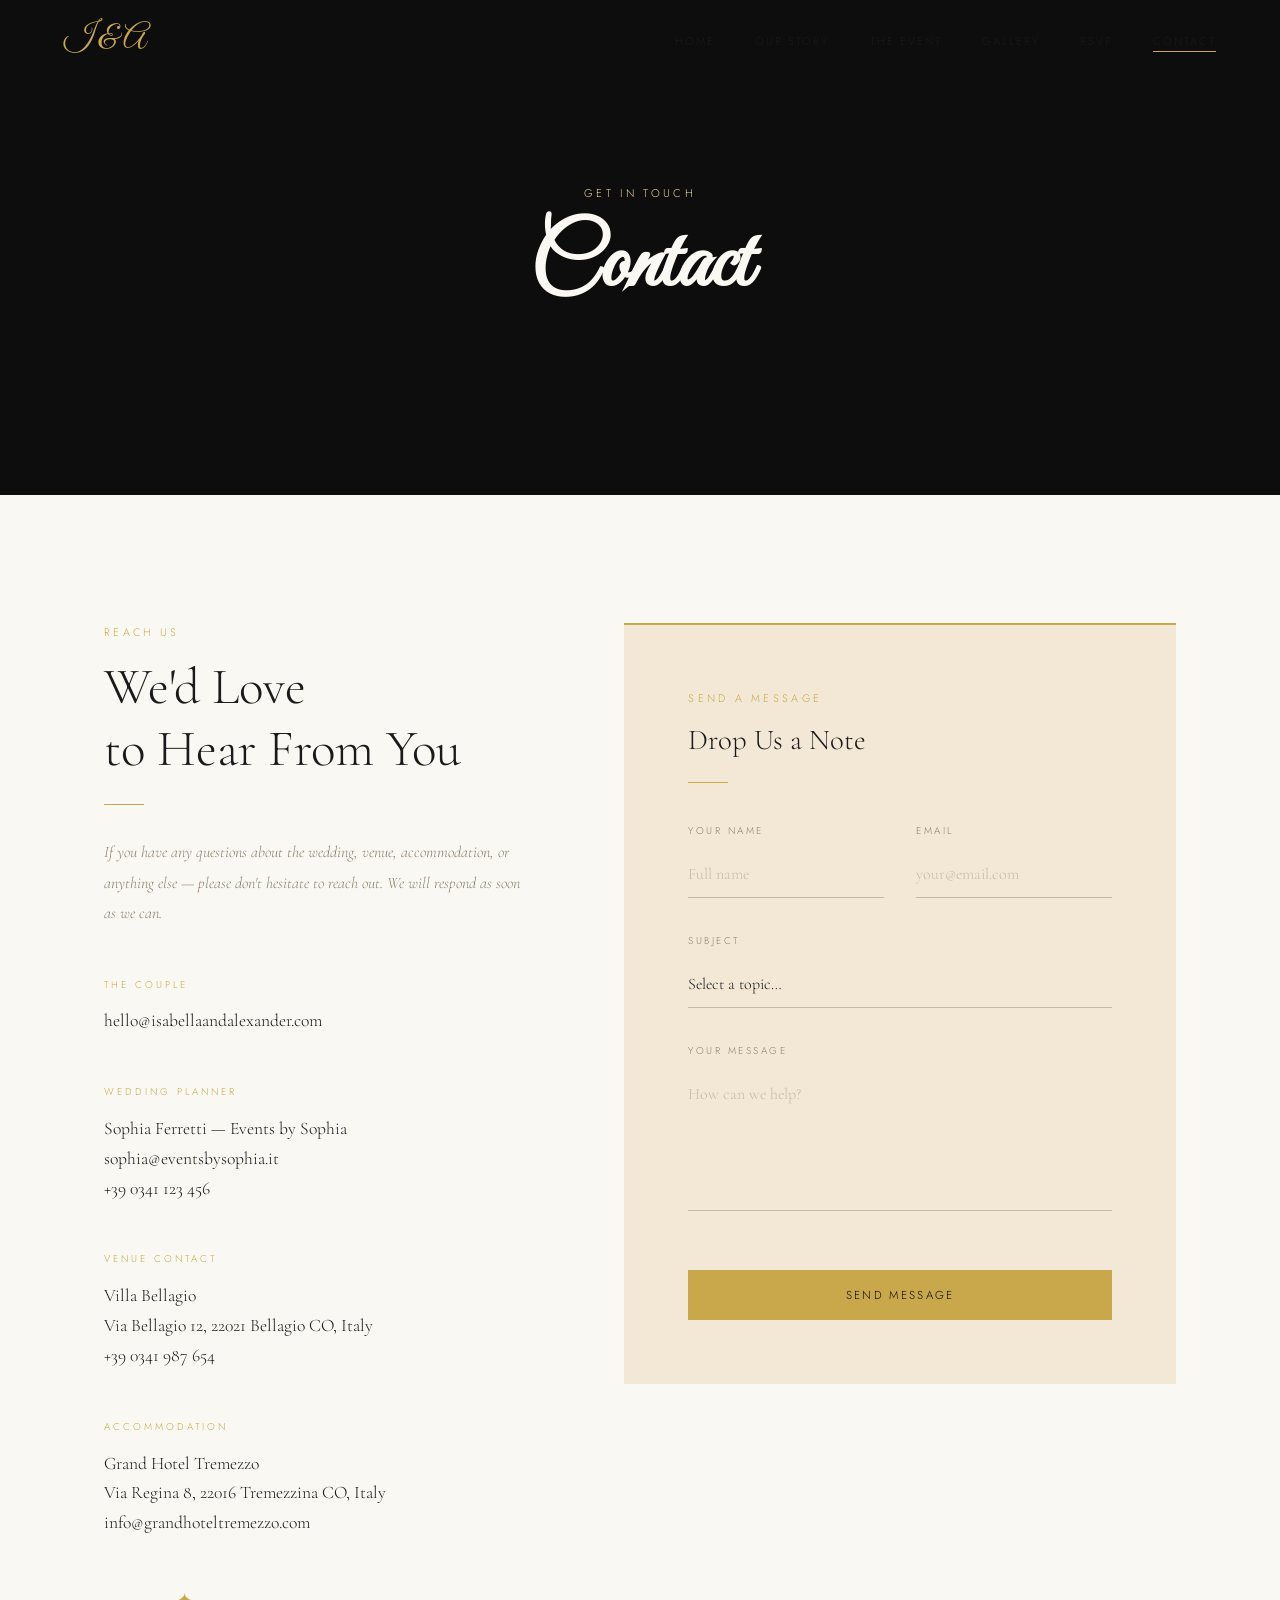
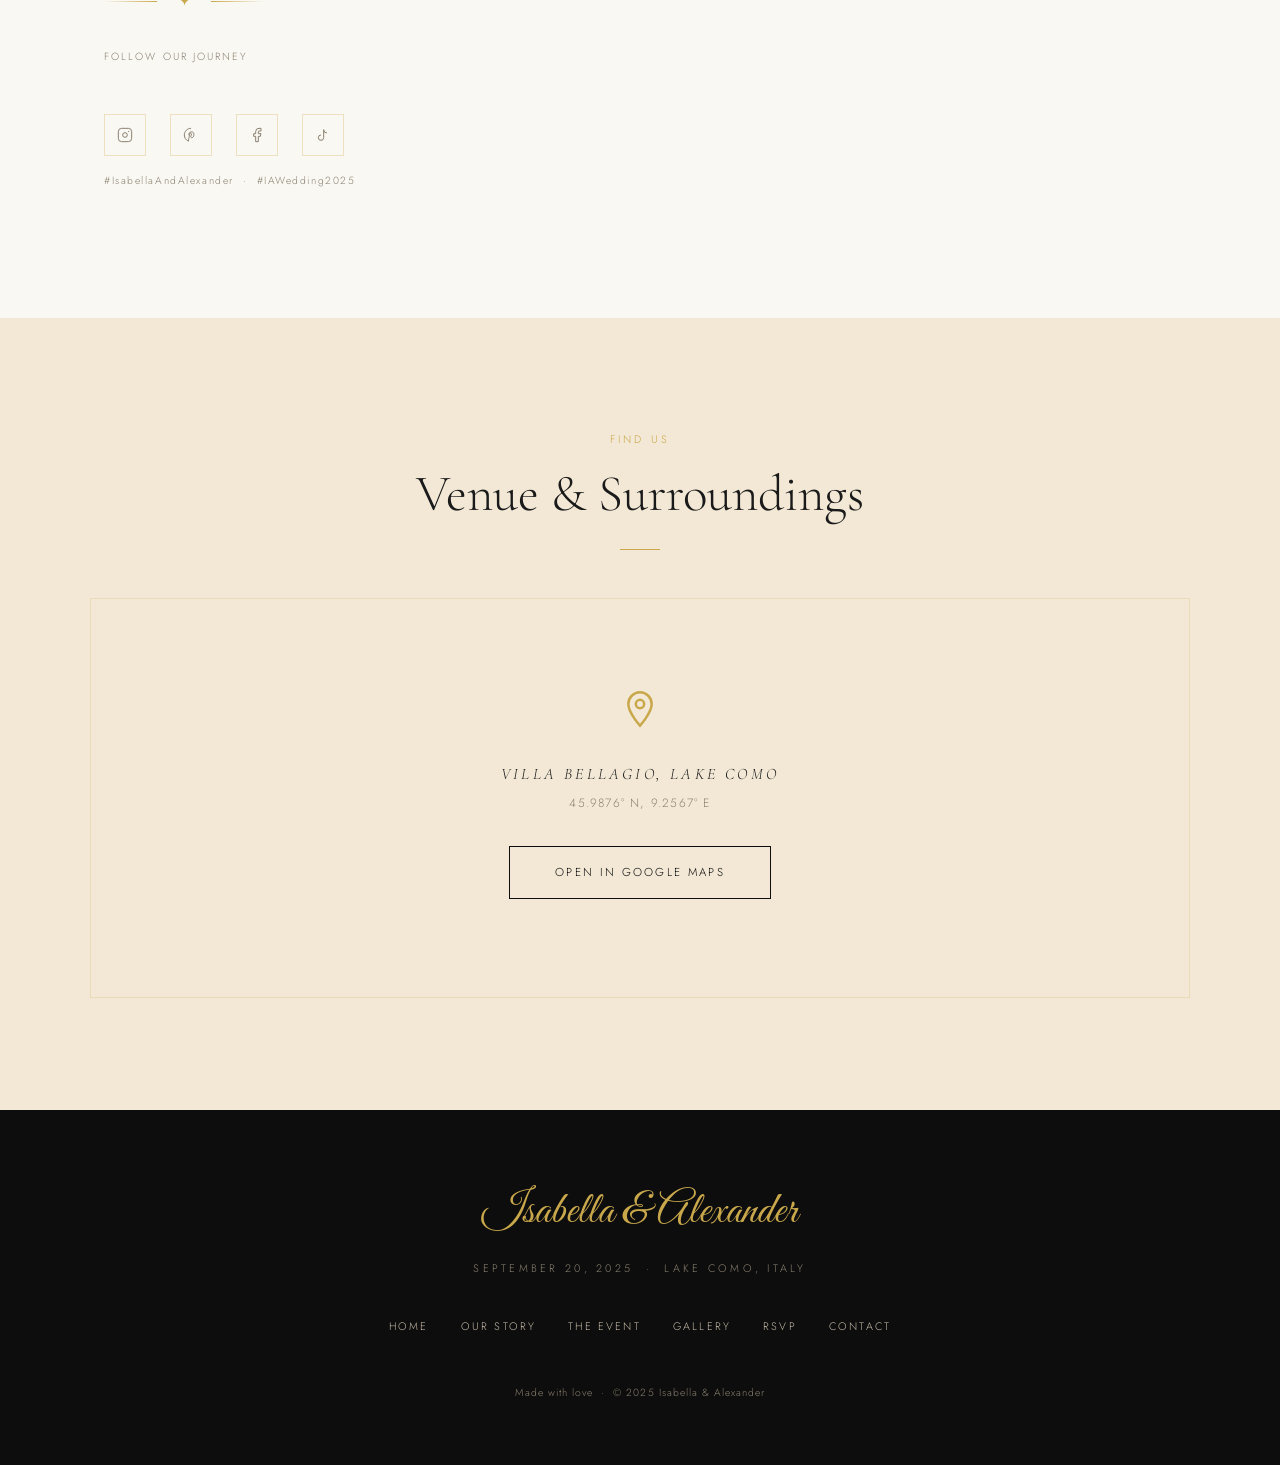
<file: contact.html>
<!DOCTYPE html>
<html lang="en">
<head>
  <meta charset="UTF-8">
  <meta name="viewport" content="width=device-width, initial-scale=1.0">
  <title>Contact — Isabella &amp; Alexander</title>
  <meta name="description" content="Contact the wedding party — Isabella Rossi and Alexander Hartwell's wedding, September 20, 2025.">
  <link rel="preconnect" href="https://fonts.googleapis.com">
  <link rel="preconnect" href="https://fonts.gstatic.com" crossorigin>
  <link rel="stylesheet" href="css/style.css">
  <link rel="icon" href="data:image/svg+xml,<svg xmlns='http://www.w3.org/2000/svg' viewBox='0 0 100 100'><text y='.9em' font-size='90'>💍</text></svg>">
</head>
<body>

  <!-- NAVIGATION -->
  <nav class="nav" aria-label="Main navigation">
    <a href="index.html" class="nav-logo">I &amp; A</a>
    <ul class="nav-links" role="list">
      <li><a href="index.html">Home</a></li>
      <li><a href="story.html">Our Story</a></li>
      <li><a href="event.html">The Event</a></li>
      <li><a href="gallery.html">Gallery</a></li>
      <li><a href="rsvp.html">RSVP</a></li>
      <li><a href="contact.html">Contact</a></li>
    </ul>
    <button class="nav-toggle" aria-label="Open menu"><span></span><span></span><span></span></button>
  </nav>
  <nav class="nav-mobile" aria-label="Mobile navigation">
    <a href="index.html">Home</a>
    <a href="story.html">Our Story</a>
    <a href="event.html">The Event</a>
    <a href="gallery.html">Gallery</a>
    <a href="rsvp.html">RSVP</a>
    <a href="contact.html">Contact</a>
  </nav>

  <main>

    <!-- PAGE HEADER -->
    <header class="page-header" aria-label="Contact page header">
      <div class="page-header-bg"
           style="background-image:url('https://images.unsplash.com/photo-1522673607200-164d1b6ce486?w=1600&q=75');"
           role="img" aria-label="Elegant decorative background"></div>
      <div class="page-header-content">
        <p class="eyebrow">Get in Touch</p>
        <h1>Contact</h1>
      </div>
    </header>

    <!-- ══════════════════════════════════════════════════
         CONTACT CONTENT
    ══════════════════════════════════════════════════ -->
    <section class="section" aria-label="Contact information and form">

      <div class="contact-grid">

        <!-- LEFT: Info -->
        <div>
          <div class="reveal">
            <span class="section-eyebrow">Reach Us</span>
            <h2 class="section-title">We'd Love<br>to Hear From You</h2>
            <span class="gold-line" style="margin-left:0;"></span>
            <p style="font-family:var(--font-serif);font-style:italic;font-size:1rem;color:var(--stone);line-height:1.9;margin-bottom:3rem;">
              If you have any questions about the wedding, venue, accommodation, or anything else — please don't hesitate to reach out. We will respond as soon as we can.
            </p>
          </div>

          <!-- Contact blocks -->
          <div class="contact-info-block reveal reveal-delay-1">
            <h3>The Couple</h3>
            <a href="mailto:hello@isabellaandalexander.com">hello@isabellaandalexander.com</a>
          </div>

          <div class="contact-info-block reveal reveal-delay-2">
            <h3>Wedding Planner</h3>
            <p>Sophia Ferretti — Events by Sophia</p>
            <a href="mailto:sophia@eventsbysophia.it">sophia@eventsbysophia.it</a><br>
            <a href="tel:+390341123456">+39 0341 123 456</a>
          </div>

          <div class="contact-info-block reveal reveal-delay-3">
            <h3>Venue Contact</h3>
            <p>Villa Bellagio<br>Via Bellagio 12, 22021 Bellagio CO, Italy</p>
            <a href="tel:+390341987654">+39 0341 987 654</a>
          </div>

          <div class="contact-info-block reveal reveal-delay-4">
            <h3>Accommodation</h3>
            <p>Grand Hotel Tremezzo<br>Via Regina 8, 22016 Tremezzina CO, Italy</p>
            <a href="mailto:info@grandhoteltremezzo.com">info@grandhoteltremezzo.com</a>
          </div>

          <!-- Social links -->
          <div class="reveal reveal-delay-5">
            <div class="ornament" style="justify-content:flex-start;max-width:160px;">
              <span style="color:var(--gold)">✦</span>
            </div>
            <p style="font-family:var(--font-sans);font-size:0.65rem;letter-spacing:0.2em;text-transform:uppercase;color:var(--stone);margin-bottom:1rem;">Follow Our Journey</p>
            <div class="social-links">
              <a href="#" class="social-link" aria-label="Instagram" rel="noopener noreferrer">
                <!-- Instagram icon -->
                <svg width="16" height="16" viewBox="0 0 24 24" fill="none" stroke="currentColor" stroke-width="1.5" aria-hidden="true">
                  <rect x="2" y="2" width="20" height="20" rx="5" ry="5"/>
                  <circle cx="12" cy="12" r="3.5"/>
                  <circle cx="17.5" cy="6.5" r="1" fill="currentColor" stroke="none"/>
                </svg>
              </a>
              <a href="#" class="social-link" aria-label="Pinterest" rel="noopener noreferrer">
                <svg width="16" height="16" viewBox="0 0 24 24" fill="none" stroke="currentColor" stroke-width="1.5" aria-hidden="true">
                  <path d="M12 2C6.48 2 2 6.48 2 12c0 4.24 2.65 7.86 6.39 9.29-.09-.78-.17-1.98.04-2.83.18-.78 1.22-5.16 1.22-5.16s-.31-.63-.31-1.56c0-1.46.85-2.55 1.9-2.55.9 0 1.33.67 1.33 1.48 0 .9-.57 2.25-.87 3.5-.25 1.04.52 1.89 1.54 1.89 1.84 0 3.08-2.37 3.08-5.18 0-2.14-1.45-3.63-3.52-3.63-2.4 0-3.8 1.8-3.8 3.65 0 .72.28 1.5.62 1.92"/>
                </svg>
              </a>
              <a href="#" class="social-link" aria-label="Facebook" rel="noopener noreferrer">
                <svg width="16" height="16" viewBox="0 0 24 24" fill="none" stroke="currentColor" stroke-width="1.5" aria-hidden="true">
                  <path d="M18 2h-3a5 5 0 00-5 5v3H7v4h3v8h4v-8h3l1-4h-4V7a1 1 0 011-1h3z"/>
                </svg>
              </a>
              <a href="#" class="social-link" aria-label="TikTok" rel="noopener noreferrer">
                <svg width="16" height="16" viewBox="0 0 24 24" fill="none" stroke="currentColor" stroke-width="1.5" aria-hidden="true">
                  <path d="M9 12a4 4 0 104 4V4a5 5 0 005 5"/>
                </svg>
              </a>
            </div>
            <p style="font-family:var(--font-sans);font-size:0.65rem;letter-spacing:0.15em;color:var(--stone);margin-top:1rem;">
              #IsabellaAndAlexander &nbsp;·&nbsp; #IAWedding2025
            </p>
          </div>
        </div>

        <!-- RIGHT: Contact Form -->
        <div class="contact-form-card reveal reveal-delay-2">
          <div style="margin-bottom:2.5rem;">
            <span class="section-eyebrow">Send a Message</span>
            <h3 class="section-title" style="font-size:1.8rem;">Drop Us a Note</h3>
            <span class="gold-line" style="margin-left:0;"></span>
          </div>

          <form id="contact-form" novalidate aria-label="Contact form">
            <div style="display:grid;grid-template-columns:1fr 1fr;gap:2rem;">
              <div class="form-group">
                <label class="form-label" for="c-name">Your Name</label>
                <input class="form-input" type="text" id="c-name" name="name"
                       placeholder="Full name" autocomplete="name">
              </div>
              <div class="form-group">
                <label class="form-label" for="c-email">Email</label>
                <input class="form-input" type="email" id="c-email" name="email"
                       placeholder="your@email.com" autocomplete="email">
              </div>
            </div>

            <div class="form-group">
              <label class="form-label" for="c-subject">Subject</label>
              <select class="form-select" id="c-subject" name="subject">
                <option value="">Select a topic…</option>
                <option value="general">General Enquiry</option>
                <option value="accommodation">Accommodation</option>
                <option value="transport">Transport & Directions</option>
                <option value="dietary">Dietary Requirements</option>
                <option value="other">Other</option>
              </select>
            </div>

            <div class="form-group">
              <label class="form-label" for="c-message">Your Message</label>
              <textarea class="form-textarea" id="c-message" name="message"
                        style="height:140px;"
                        placeholder="How can we help?"></textarea>
            </div>

            <button type="submit" class="btn btn-solid" style="width:100%;margin-top:1rem;">
              <span>Send Message</span>
            </button>
          </form>
        </div>

      </div>
    </section>

    <!-- MAP SECTION -->
    <section style="background:var(--champagne);padding:7rem 4rem;" aria-label="Venue on map">
      <div style="text-align:center;margin-bottom:3rem;" class="reveal">
        <span class="section-eyebrow">Find Us</span>
        <h2 class="section-title">Venue &amp; Surroundings</h2>
        <span class="gold-line"></span>
      </div>
      <div class="map-placeholder reveal" style="max-width:1100px;margin:0 auto;">
        <div class="map-placeholder-inner">
          <svg viewBox="0 0 24 24" aria-hidden="true">
            <path d="M12 2C8.13 2 5 5.13 5 9c0 5.25 7 13 7 13s7-7.75 7-13c0-3.87-3.13-7-7-7z"/>
            <circle cx="12" cy="9" r="2.5"/>
          </svg>
          <p style="font-size:1rem;font-family:var(--font-serif);font-style:italic;color:var(--charcoal);margin-bottom:0.3rem;">Villa Bellagio, Lake Como</p>
          <p style="color:var(--stone);font-size:0.75rem;letter-spacing:0.1em;">45.9876° N, 9.2567° E</p>
          <a href="https://maps.google.com/?q=Bellagio+Lake+Como+Italy"
             target="_blank" rel="noopener noreferrer"
             class="btn btn-dark" style="margin-top:2rem;display:inline-block;">
            <span>Open in Google Maps</span>
          </a>
        </div>
      </div>
    </section>

  </main>

  <!-- FOOTER -->
  <footer>
    <p class="footer-names">Isabella &amp; Alexander</p>
    <p class="footer-date">September 20, 2025 &nbsp;·&nbsp; Lake Como, Italy</p>
    <nav class="footer-nav" aria-label="Footer navigation">
      <a href="index.html">Home</a>
      <a href="story.html">Our Story</a>
      <a href="event.html">The Event</a>
      <a href="gallery.html">Gallery</a>
      <a href="rsvp.html">RSVP</a>
      <a href="contact.html">Contact</a>
    </nav>
    <p class="footer-copy">Made with love &nbsp;·&nbsp; &copy; 2025 Isabella &amp; Alexander</p>
  </footer>

  <script src="js/script.js"></script>
</body>
</html>
</file>
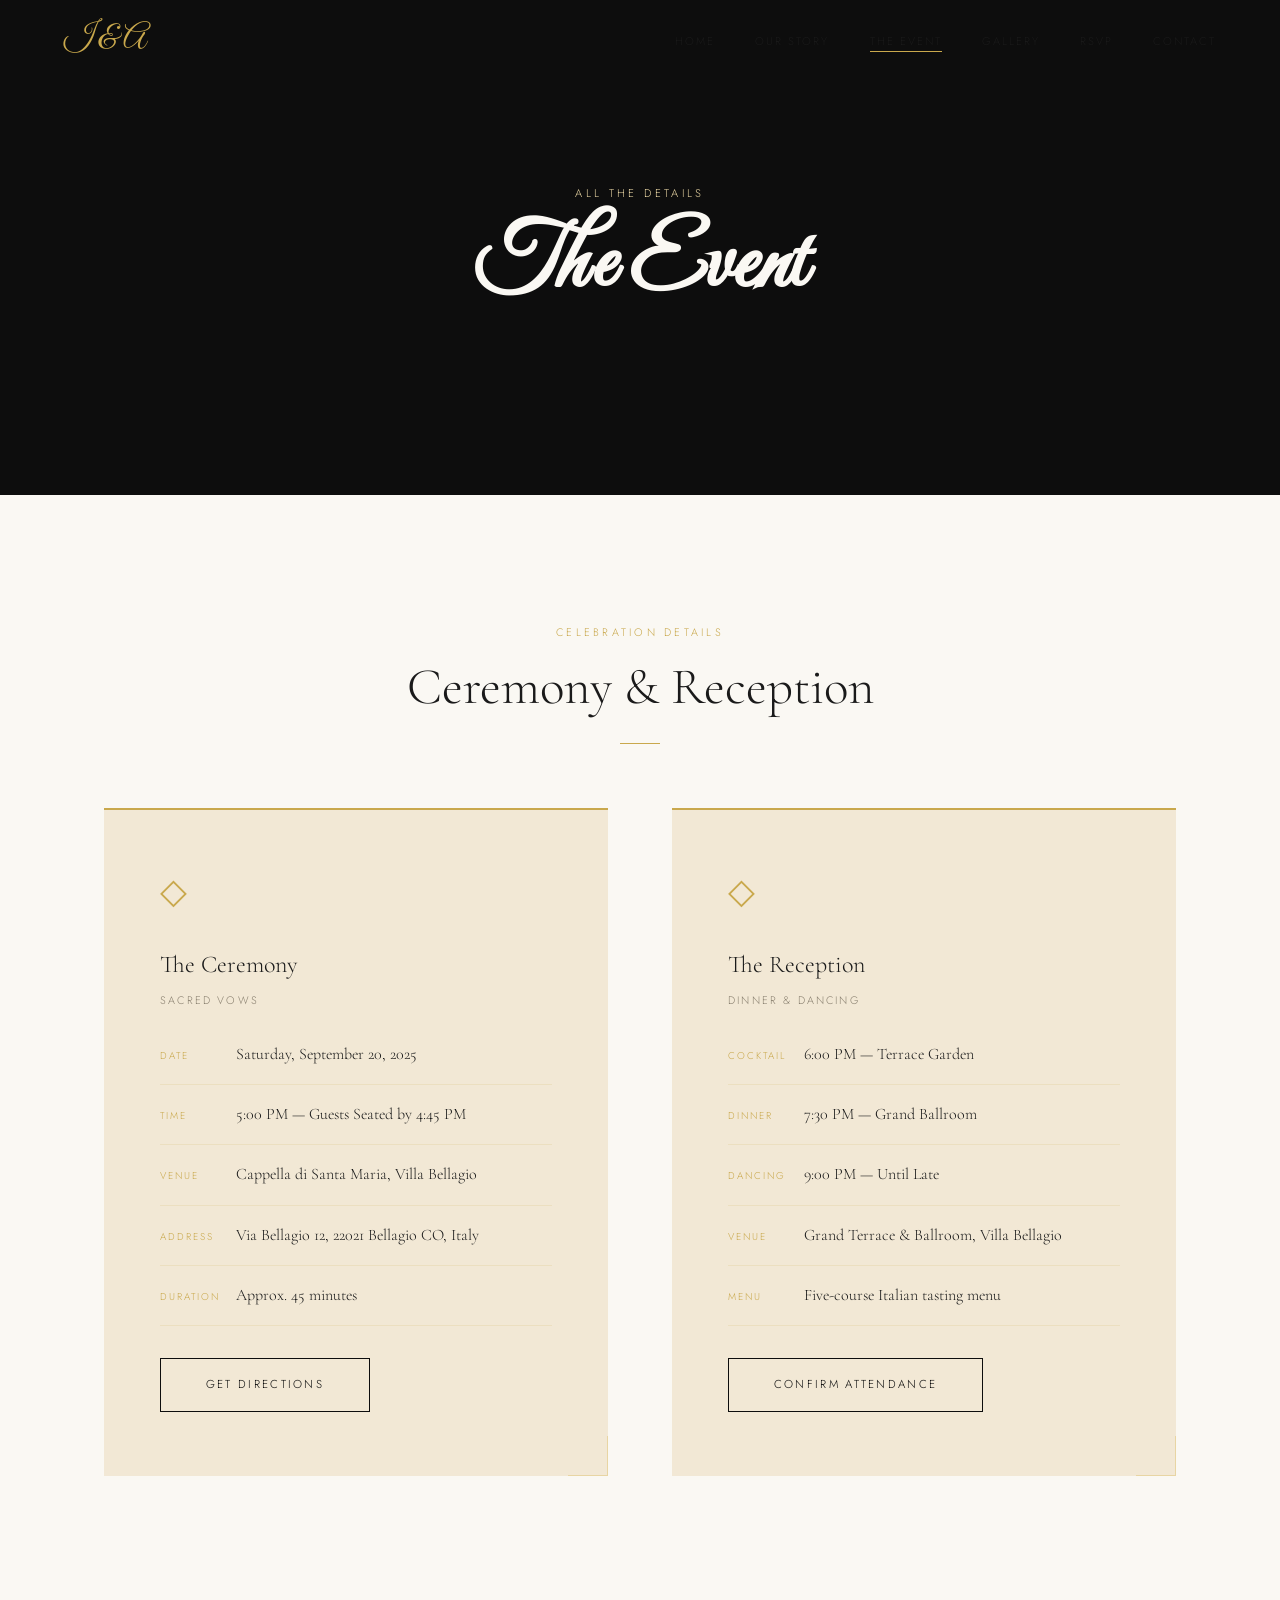
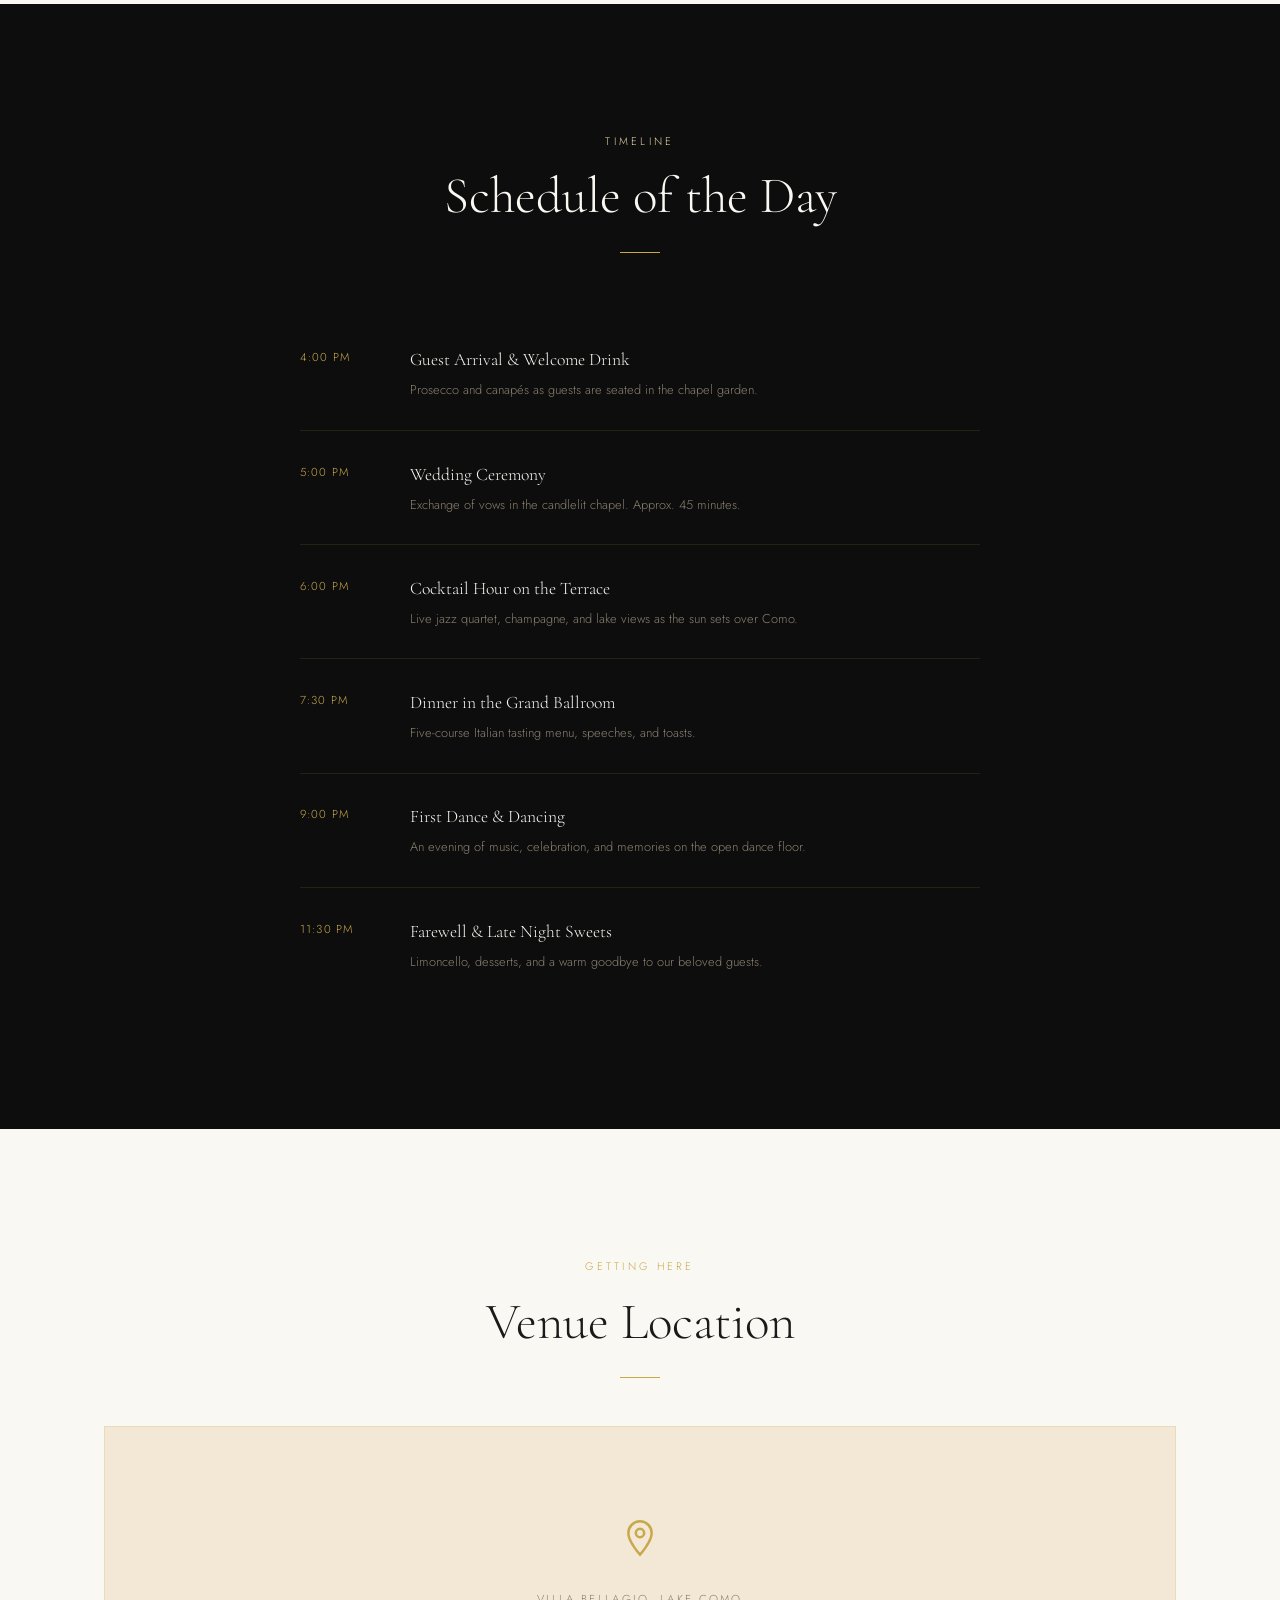
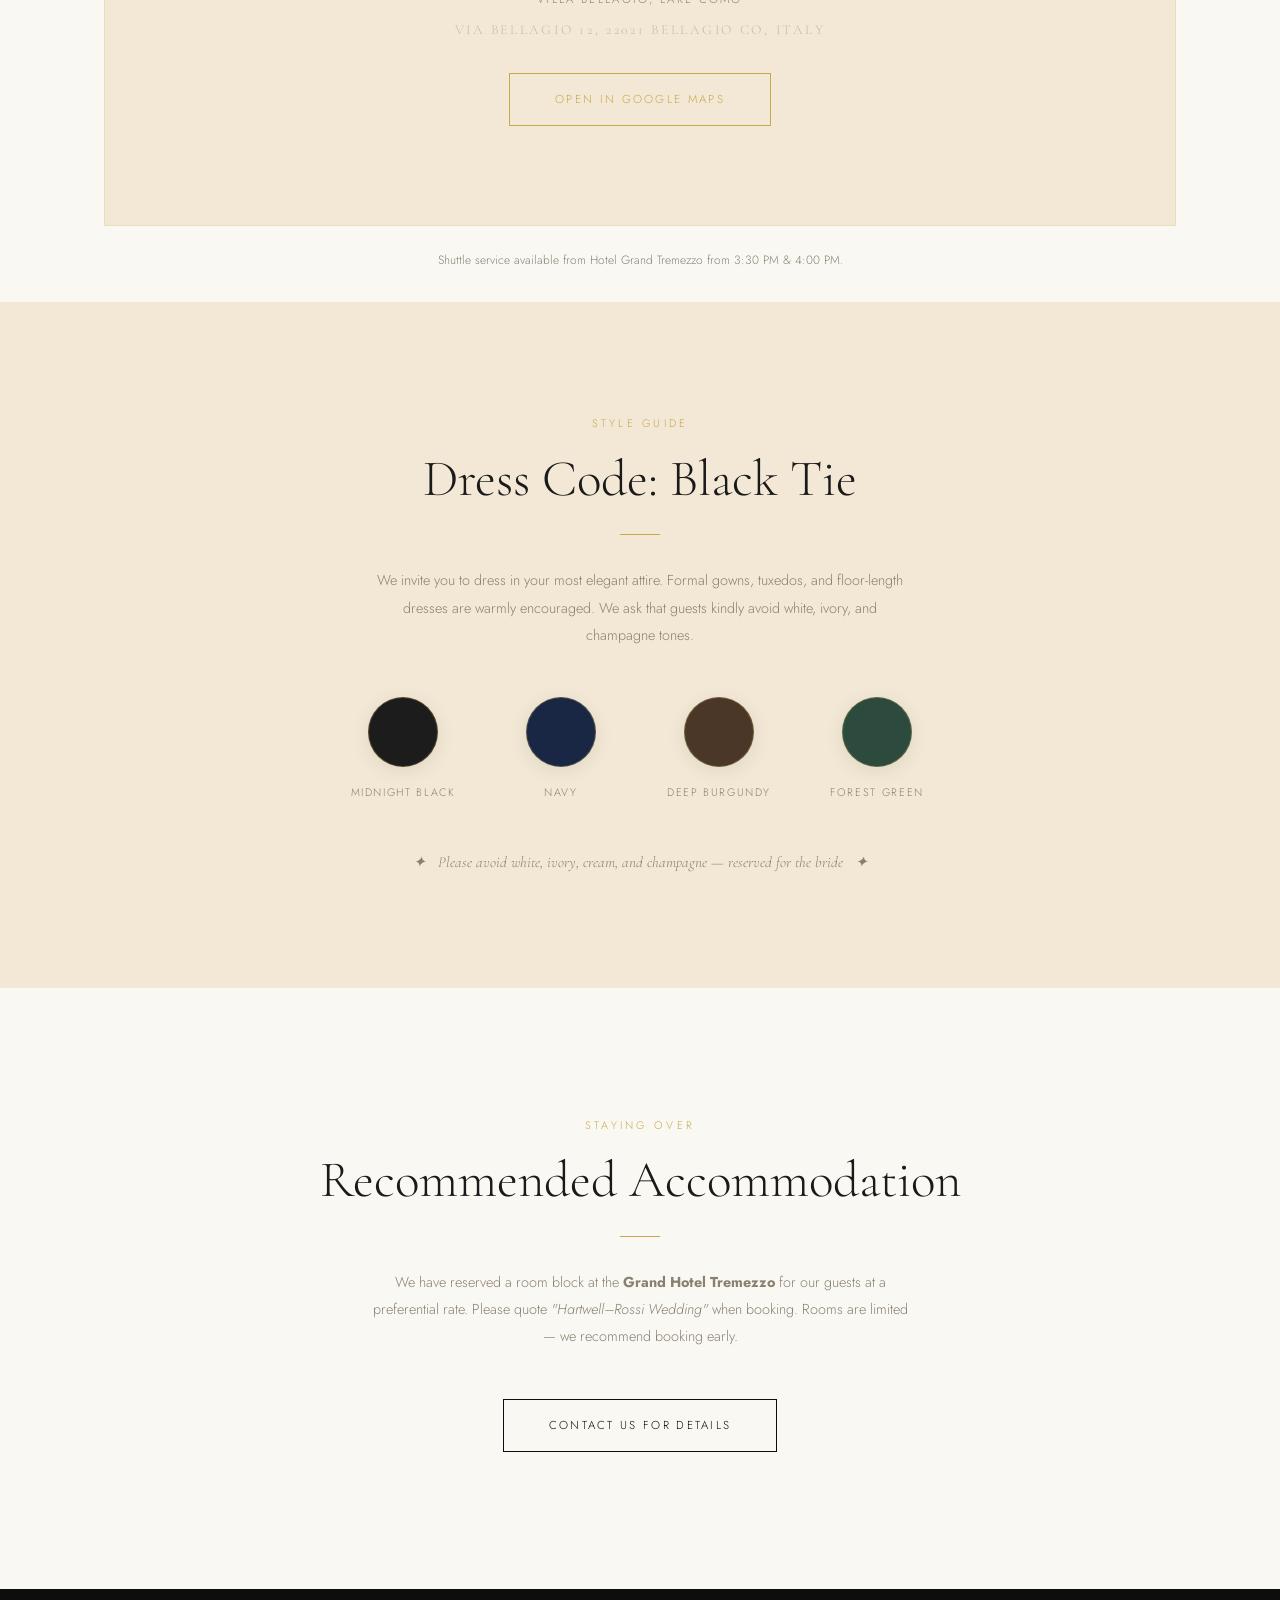
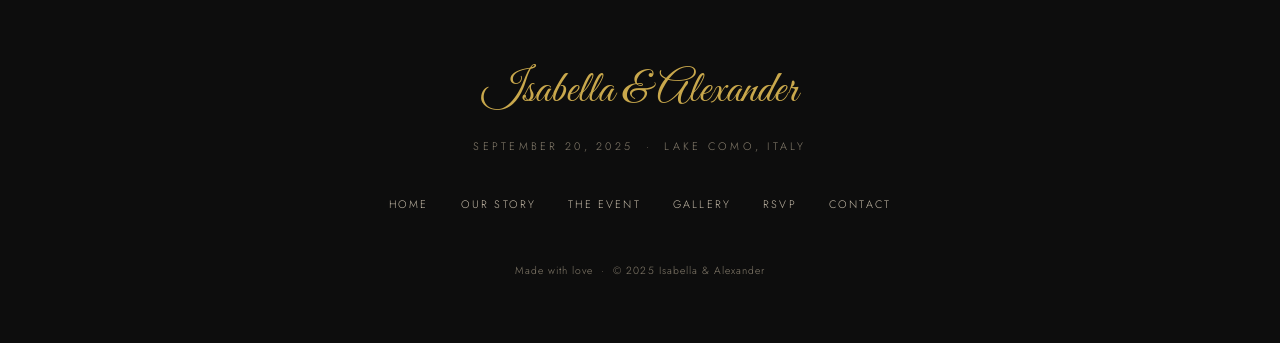
<file: event.html>
<!DOCTYPE html>
<html lang="en">
<head>
  <meta charset="UTF-8">
  <meta name="viewport" content="width=device-width, initial-scale=1.0">
  <title>The Event — Isabella &amp; Alexander</title>
  <meta name="description" content="Wedding event details, schedule, venue, and dress code for Isabella and Alexander's wedding.">
  <link rel="preconnect" href="https://fonts.googleapis.com">
  <link rel="preconnect" href="https://fonts.gstatic.com" crossorigin>
  <link rel="stylesheet" href="css/style.css">
  <link rel="icon" href="data:image/svg+xml,<svg xmlns='http://www.w3.org/2000/svg' viewBox='0 0 100 100'><text y='.9em' font-size='90'>💍</text></svg>">
</head>
<body>

  <!-- NAVIGATION -->
  <nav class="nav" aria-label="Main navigation">
    <a href="index.html" class="nav-logo">I &amp; A</a>
    <ul class="nav-links" role="list">
      <li><a href="index.html">Home</a></li>
      <li><a href="story.html">Our Story</a></li>
      <li><a href="event.html">The Event</a></li>
      <li><a href="gallery.html">Gallery</a></li>
      <li><a href="rsvp.html">RSVP</a></li>
      <li><a href="contact.html">Contact</a></li>
    </ul>
    <button class="nav-toggle" aria-label="Open menu"><span></span><span></span><span></span></button>
  </nav>
  <nav class="nav-mobile" aria-label="Mobile navigation">
    <a href="index.html">Home</a>
    <a href="story.html">Our Story</a>
    <a href="event.html">The Event</a>
    <a href="gallery.html">Gallery</a>
    <a href="rsvp.html">RSVP</a>
    <a href="contact.html">Contact</a>
  </nav>

  <main>

    <!-- PAGE HEADER -->
    <header class="page-header" aria-label="Event page header">
      <div class="page-header-bg"
           style="background-image:url('https://images.unsplash.com/photo-1591604466107-ec97de577aff?w=1600&q=75');"
           role="img" aria-label="Elegant venue background"></div>
      <div class="page-header-content">
        <p class="eyebrow">All the Details</p>
        <h1>The Event</h1>
      </div>
    </header>

    <!-- ══════════════════════════════════════════════════
         DATE & VENUE CARDS
    ══════════════════════════════════════════════════ -->
    <section class="section" aria-label="Ceremony and Reception details">
      <div style="text-align:center;margin-bottom:4rem;" class="reveal">
        <span class="section-eyebrow">Celebration Details</span>
        <h2 class="section-title">Ceremony &amp; Reception</h2>
        <span class="gold-line"></span>
      </div>

      <div class="event-grid">

        <!-- Ceremony -->
        <div class="event-card reveal">
          <div class="event-card-icon">◇</div>
          <h3>The Ceremony</h3>
          <p class="subtitle">Sacred Vows</p>

          <div class="event-detail-row">
            <span class="event-detail-label">Date</span>
            <span class="event-detail-value">Saturday, September 20, 2025</span>
          </div>
          <div class="event-detail-row">
            <span class="event-detail-label">Time</span>
            <span class="event-detail-value">5:00 PM — Guests Seated by 4:45 PM</span>
          </div>
          <div class="event-detail-row">
            <span class="event-detail-label">Venue</span>
            <span class="event-detail-value">Cappella di Santa Maria, Villa Bellagio</span>
          </div>
          <div class="event-detail-row">
            <span class="event-detail-label">Address</span>
            <span class="event-detail-value">Via Bellagio 12, 22021 Bellagio CO, Italy</span>
          </div>
          <div class="event-detail-row">
            <span class="event-detail-label">Duration</span>
            <span class="event-detail-value">Approx. 45 minutes</span>
          </div>

          <div style="margin-top:2rem;">
            <a href="contact.html" class="btn btn-dark"><span>Get Directions</span></a>
          </div>
        </div>

        <!-- Reception -->
        <div class="event-card reveal reveal-delay-2">
          <div class="event-card-icon">◇</div>
          <h3>The Reception</h3>
          <p class="subtitle">Dinner &amp; Dancing</p>

          <div class="event-detail-row">
            <span class="event-detail-label">Cocktail</span>
            <span class="event-detail-value">6:00 PM — Terrace Garden</span>
          </div>
          <div class="event-detail-row">
            <span class="event-detail-label">Dinner</span>
            <span class="event-detail-value">7:30 PM — Grand Ballroom</span>
          </div>
          <div class="event-detail-row">
            <span class="event-detail-label">Dancing</span>
            <span class="event-detail-value">9:00 PM — Until Late</span>
          </div>
          <div class="event-detail-row">
            <span class="event-detail-label">Venue</span>
            <span class="event-detail-value">Grand Terrace & Ballroom, Villa Bellagio</span>
          </div>
          <div class="event-detail-row">
            <span class="event-detail-label">Menu</span>
            <span class="event-detail-value">Five-course Italian tasting menu</span>
          </div>

          <div style="margin-top:2rem;">
            <a href="rsvp.html" class="btn btn-dark"><span>Confirm Attendance</span></a>
          </div>
        </div>

      </div>
    </section>

    <!-- ══════════════════════════════════════════════════
         SCHEDULE OF THE DAY
    ══════════════════════════════════════════════════ -->
    <section style="background:var(--obsidian);padding:8rem 4rem;" aria-label="Day schedule">
      <div style="text-align:center;margin-bottom:4rem;" class="reveal">
        <span class="section-eyebrow" style="color:var(--gold-light)">Timeline</span>
        <h2 class="section-title" style="color:var(--warm-white)">Schedule of the Day</h2>
        <span class="gold-line"></span>
      </div>

      <ul class="schedule-list reveal reveal-delay-1" style="max-width:680px;margin:0 auto;" role="list">
        <li class="schedule-item">
          <span class="schedule-time">4:00 PM</span>
          <div>
            <p class="schedule-event-name" style="color:var(--warm-white)">Guest Arrival & Welcome Drink</p>
            <p class="schedule-event-desc">Prosecco and canapés as guests are seated in the chapel garden.</p>
          </div>
        </li>
        <li class="schedule-item">
          <span class="schedule-time">5:00 PM</span>
          <div>
            <p class="schedule-event-name" style="color:var(--warm-white)">Wedding Ceremony</p>
            <p class="schedule-event-desc">Exchange of vows in the candlelit chapel. Approx. 45 minutes.</p>
          </div>
        </li>
        <li class="schedule-item">
          <span class="schedule-time">6:00 PM</span>
          <div>
            <p class="schedule-event-name" style="color:var(--warm-white)">Cocktail Hour on the Terrace</p>
            <p class="schedule-event-desc">Live jazz quartet, champagne, and lake views as the sun sets over Como.</p>
          </div>
        </li>
        <li class="schedule-item">
          <span class="schedule-time">7:30 PM</span>
          <div>
            <p class="schedule-event-name" style="color:var(--warm-white)">Dinner in the Grand Ballroom</p>
            <p class="schedule-event-desc">Five-course Italian tasting menu, speeches, and toasts.</p>
          </div>
        </li>
        <li class="schedule-item">
          <span class="schedule-time">9:00 PM</span>
          <div>
            <p class="schedule-event-name" style="color:var(--warm-white)">First Dance &amp; Dancing</p>
            <p class="schedule-event-desc">An evening of music, celebration, and memories on the open dance floor.</p>
          </div>
        </li>
        <li class="schedule-item">
          <span class="schedule-time">11:30 PM</span>
          <div>
            <p class="schedule-event-name" style="color:var(--warm-white)">Farewell &amp; Late Night Sweets</p>
            <p class="schedule-event-desc">Limoncello, desserts, and a warm goodbye to our beloved guests.</p>
          </div>
        </li>
      </ul>
    </section>

    <!-- ══════════════════════════════════════════════════
         MAP PLACEHOLDER
    ══════════════════════════════════════════════════ -->
    <section class="section" style="padding-bottom:2rem;" aria-label="Venue location">
      <div style="text-align:center;margin-bottom:3rem;" class="reveal">
        <span class="section-eyebrow">Getting Here</span>
        <h2 class="section-title">Venue Location</h2>
        <span class="gold-line"></span>
      </div>
      <div class="map-placeholder reveal">
        <div class="map-placeholder-inner">
          <!-- Map pin SVG -->
          <svg viewBox="0 0 24 24" aria-hidden="true">
            <path d="M12 2C8.13 2 5 5.13 5 9c0 5.25 7 13 7 13s7-7.75 7-13c0-3.87-3.13-7-7-7z"/>
            <circle cx="12" cy="9" r="2.5"/>
          </svg>
          <p style="margin-bottom:0.5rem;">Villa Bellagio, Lake Como</p>
          <p style="font-family:var(--font-serif);font-size:0.85rem;color:var(--stone-light);">Via Bellagio 12, 22021 Bellagio CO, Italy</p>
          <a href="https://maps.google.com/?q=Bellagio+Lake+Como+Italy"
             target="_blank" rel="noopener noreferrer"
             class="btn" style="margin-top:2rem;display:inline-block;">
            <span>Open in Google Maps</span>
          </a>
        </div>
      </div>
      <p style="text-align:center;font-family:var(--font-sans);font-size:0.75rem;color:var(--stone);margin-top:1.5rem;margin-bottom:0;">
        Shuttle service available from Hotel Grand Tremezzo from 3:30 PM &amp; 4:00 PM.
      </p>
    </section>

    <!-- ══════════════════════════════════════════════════
         DRESS CODE
    ══════════════════════════════════════════════════ -->
    <section class="section" style="background:var(--champagne);max-width:100%;padding:7rem 4rem;" aria-label="Dress code">
      <div style="text-align:center;" class="reveal">
        <span class="section-eyebrow">Style Guide</span>
        <h2 class="section-title">Dress Code: Black Tie</h2>
        <span class="gold-line"></span>
        <p class="section-subtitle">
          We invite you to dress in your most elegant attire. Formal gowns, tuxedos, and floor-length dresses are warmly encouraged. We ask that guests kindly avoid white, ivory, and champagne tones.
        </p>
      </div>

      <div class="dress-code-grid reveal reveal-delay-1" style="max-width:600px;margin:0 auto;">
        <div class="dress-swatch">
          <div class="dress-swatch-circle" style="background:#1C1C1C;"></div>
          <p class="dress-swatch-name">Midnight Black</p>
        </div>
        <div class="dress-swatch">
          <div class="dress-swatch-circle" style="background:#1A2744;"></div>
          <p class="dress-swatch-name">Navy</p>
        </div>
        <div class="dress-swatch">
          <div class="dress-swatch-circle" style="background:#4A3728;"></div>
          <p class="dress-swatch-name">Deep Burgundy</p>
        </div>
        <div class="dress-swatch">
          <div class="dress-swatch-circle" style="background:#2C4A3E;"></div>
          <p class="dress-swatch-name">Forest Green</p>
        </div>
      </div>

      <p style="text-align:center;margin-top:3rem;font-family:var(--font-serif);font-style:italic;color:var(--stone);font-size:0.95rem;">
        ✦ &nbsp; Please avoid white, ivory, cream, and champagne — reserved for the bride &nbsp; ✦
      </p>
    </section>

    <!-- ACCOMMODATION NOTE -->
    <section class="section section-center" aria-label="Accommodation details">
      <div class="reveal">
        <span class="section-eyebrow">Staying Over</span>
        <h2 class="section-title">Recommended Accommodation</h2>
        <span class="gold-line"></span>
        <p class="section-subtitle">
          We have reserved a room block at the <strong>Grand Hotel Tremezzo</strong> for our guests at a preferential rate. Please quote <em>"Hartwell–Rossi Wedding"</em> when booking. Rooms are limited — we recommend booking early.
        </p>
        <a href="contact.html" class="btn btn-dark"><span>Contact Us for Details</span></a>
      </div>
    </section>

  </main>

  <!-- FOOTER -->
  <footer>
    <p class="footer-names">Isabella &amp; Alexander</p>
    <p class="footer-date">September 20, 2025 &nbsp;·&nbsp; Lake Como, Italy</p>
    <nav class="footer-nav" aria-label="Footer navigation">
      <a href="index.html">Home</a>
      <a href="story.html">Our Story</a>
      <a href="event.html">The Event</a>
      <a href="gallery.html">Gallery</a>
      <a href="rsvp.html">RSVP</a>
      <a href="contact.html">Contact</a>
    </nav>
    <p class="footer-copy">Made with love &nbsp;·&nbsp; &copy; 2025 Isabella &amp; Alexander</p>
  </footer>

  <script src="js/script.js"></script>
</body>
</html>
</file>
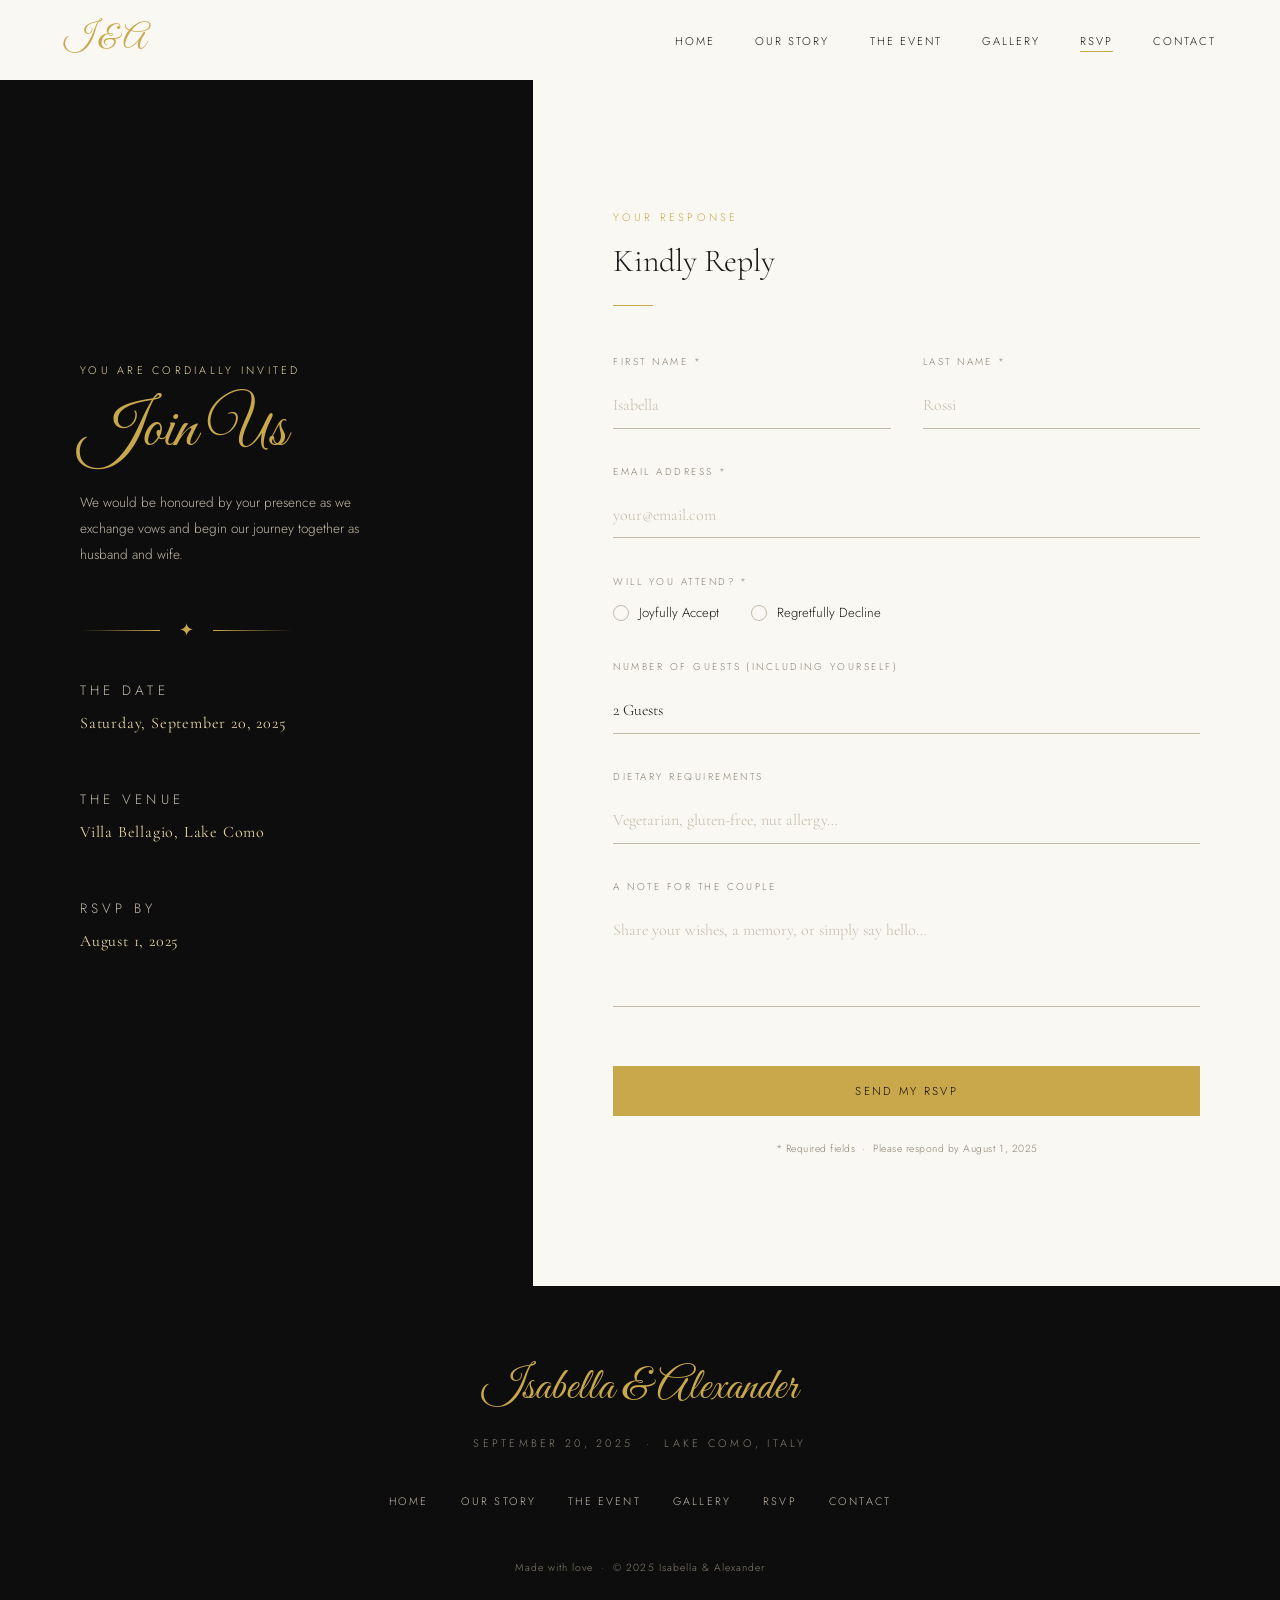
<file: rsvp.html>
<!DOCTYPE html>
<html lang="en">
<head>
  <meta charset="UTF-8">
  <meta name="viewport" content="width=device-width, initial-scale=1.0">
  <title>RSVP — Isabella &amp; Alexander</title>
  <meta name="description" content="RSVP to Isabella and Alexander's wedding on September 20, 2025 at Villa Bellagio, Lake Como.">
  <link rel="preconnect" href="https://fonts.googleapis.com">
  <link rel="preconnect" href="https://fonts.gstatic.com" crossorigin>
  <link rel="stylesheet" href="css/style.css">
  <link rel="icon" href="data:image/svg+xml,<svg xmlns='http://www.w3.org/2000/svg' viewBox='0 0 100 100'><text y='.9em' font-size='90'>💍</text></svg>">
</head>
<body>

  <!-- NAVIGATION -->
  <nav class="nav" aria-label="Main navigation">
    <a href="index.html" class="nav-logo">I &amp; A</a>
    <ul class="nav-links" role="list">
      <li><a href="index.html">Home</a></li>
      <li><a href="story.html">Our Story</a></li>
      <li><a href="event.html">The Event</a></li>
      <li><a href="gallery.html">Gallery</a></li>
      <li><a href="rsvp.html">RSVP</a></li>
      <li><a href="contact.html">Contact</a></li>
    </ul>
    <button class="nav-toggle" aria-label="Open menu"><span></span><span></span><span></span></button>
  </nav>
  <nav class="nav-mobile" aria-label="Mobile navigation">
    <a href="index.html">Home</a>
    <a href="story.html">Our Story</a>
    <a href="event.html">The Event</a>
    <a href="gallery.html">Gallery</a>
    <a href="rsvp.html">RSVP</a>
    <a href="contact.html">Contact</a>
  </nav>

  <main>

    <!-- ══════════════════════════════════════════════════
         RSVP SPLIT LAYOUT
    ══════════════════════════════════════════════════ -->
    <div class="rsvp-layout" style="padding-top:var(--nav-h);">

      <!-- SIDEBAR -->
      <aside class="rsvp-sidebar" aria-label="RSVP invitation details">
        <div class="rsvp-sidebar-content">
          <span class="section-eyebrow" style="color:var(--gold-light)">You Are Cordially Invited</span>
          <span class="big-script">Join Us</span>

          <p>We would be honoured by your presence as we exchange vows and begin our journey together as husband and wife.</p>

          <div class="ornament" style="justify-content:flex-start;max-width:240px;">
            <span style="color:var(--gold)">✦</span>
          </div>

          <div style="margin-bottom:1.8rem;">
            <p class="rsvp-deadline">The Date
              <strong>Saturday, September 20, 2025</strong>
            </p>
          </div>
          <div style="margin-bottom:1.8rem;">
            <p class="rsvp-deadline">The Venue
              <strong>Villa Bellagio, Lake Como</strong>
            </p>
          </div>
          <div>
            <p class="rsvp-deadline">RSVP By
              <strong>August 1, 2025</strong>
            </p>
          </div>
        </div>
      </aside>

      <!-- FORM AREA -->
      <div class="rsvp-form-area" aria-label="RSVP form">

        <!-- The Form -->
        <form id="rsvp-form" novalidate aria-label="Wedding RSVP form">
          <div style="margin-bottom:3rem;">
            <span class="section-eyebrow">Your Response</span>
            <h2 class="section-title" style="font-size:2rem;">Kindly Reply</h2>
            <span class="gold-line" style="margin-left:0;"></span>
          </div>

          <!-- Name row -->
          <div style="display:grid;grid-template-columns:1fr 1fr;gap:2rem;">
            <div class="form-group">
              <label class="form-label" for="first-name">First Name *</label>
              <input class="form-input" type="text" id="first-name" name="first-name"
                     placeholder="Isabella" autocomplete="given-name" required>
              <span class="form-error" role="alert"></span>
            </div>
            <div class="form-group">
              <label class="form-label" for="last-name">Last Name *</label>
              <input class="form-input" type="text" id="last-name" name="last-name"
                     placeholder="Rossi" autocomplete="family-name" required>
              <span class="form-error" role="alert"></span>
            </div>
          </div>

          <!-- Email -->
          <div class="form-group">
            <label class="form-label" for="email">Email Address *</label>
            <input class="form-input" type="email" id="email" name="email"
                   placeholder="your@email.com" autocomplete="email" required>
            <span class="form-error" role="alert"></span>
          </div>

          <!-- Attendance -->
          <div class="form-group attendance-group">
            <span class="form-label">Will You Attend? *</span>
            <div class="radio-group" role="radiogroup" aria-required="true">
              <label class="radio-label">
                <input type="radio" name="attendance" value="yes">
                <span class="radio-custom"></span>
                Joyfully Accept
              </label>
              <label class="radio-label">
                <input type="radio" name="attendance" value="no">
                <span class="radio-custom"></span>
                Regretfully Decline
              </label>
            </div>
            <span class="form-error" role="alert"></span>
          </div>

          <!-- Number of guests -->
          <div class="form-group">
            <label class="form-label" for="guests">Number of Guests (including yourself)</label>
            <select class="form-select" id="guests" name="guests">
              <option value="1">1 Guest</option>
              <option value="2" selected>2 Guests</option>
              <option value="3">3 Guests</option>
              <option value="4">4 Guests</option>
            </select>
          </div>

          <!-- Dietary requirements -->
          <div class="form-group">
            <label class="form-label" for="dietary">Dietary Requirements</label>
            <input class="form-input" type="text" id="dietary" name="dietary"
                   placeholder="Vegetarian, gluten-free, nut allergy…">
          </div>

          <!-- Message -->
          <div class="form-group">
            <label class="form-label" for="message">A Note for the Couple</label>
            <textarea class="form-textarea" id="message" name="message"
                      placeholder="Share your wishes, a memory, or simply say hello…"></textarea>
          </div>

          <button type="submit" class="btn btn-solid" style="width:100%;margin-top:1rem;">
            <span>Send My RSVP</span>
          </button>

          <p style="font-family:var(--font-sans);font-size:0.65rem;color:var(--stone);margin-top:1.5rem;text-align:center;letter-spacing:0.05em;">
            * Required fields &nbsp;·&nbsp; Please respond by August 1, 2025
          </p>
        </form>

        <!-- SUCCESS MESSAGE -->
        <div id="rsvp-success" class="rsvp-success" aria-live="polite">
          <div class="success-icon">✦</div>
          <h2>Thank You, <span class="success-name">Dear Friend</span>!</h2>
          <div class="ornament"><span>✦</span></div>
          <p>Your response has been received with great joy.<br>
          We cannot wait to celebrate with you on September 20th.</p>
          <div style="margin-top:3rem;">
            <a href="event.html" class="btn btn-dark"><span>View Event Details</span></a>
          </div>
        </div>

      </div><!-- /rsvp-form-area -->
    </div><!-- /rsvp-layout -->

  </main>

  <!-- FOOTER -->
  <footer>
    <p class="footer-names">Isabella &amp; Alexander</p>
    <p class="footer-date">September 20, 2025 &nbsp;·&nbsp; Lake Como, Italy</p>
    <nav class="footer-nav" aria-label="Footer navigation">
      <a href="index.html">Home</a>
      <a href="story.html">Our Story</a>
      <a href="event.html">The Event</a>
      <a href="gallery.html">Gallery</a>
      <a href="rsvp.html">RSVP</a>
      <a href="contact.html">Contact</a>
    </nav>
    <p class="footer-copy">Made with love &nbsp;·&nbsp; &copy; 2025 Isabella &amp; Alexander</p>
  </footer>

  <script src="js/script.js"></script>
</body>
</html>
</file>
<file: css/style.css>
/* ============================================================
   LUXURY WEDDING INVITATION — style.css
   Design System: Champagne & Obsidian
   ============================================================ */

/* ── Google Fonts ─────────────────────────────────────────── */
@import url('https://fonts.googleapis.com/css2?family=Cormorant+Garamond:ital,wght@0,300;0,400;0,500;0,600;1,300;1,400&family=Great+Vibes&family=Jost:wght@200;300;400&display=swap');

/* ── CSS Variables ────────────────────────────────────────── */
:root {
  --gold:        #C9A84C;
  --gold-light:  #E8D5A3;
  --gold-pale:   #F5EDD6;
  --obsidian:    #0D0D0D;
  --charcoal:    #1A1A1A;
  --warm-white:  #FAF8F3;
  --champagne:   #F2E8D5;
  --stone:       #8A8070;
  --stone-light: #C4BAA8;

  --font-script:  'Great Vibes', cursive;
  --font-serif:   'Cormorant Garamond', serif;
  --font-sans:    'Jost', sans-serif;

  --nav-h:       80px;
  --ease-silk:   cubic-bezier(0.25, 0.46, 0.45, 0.94);
  --ease-bounce: cubic-bezier(0.34, 1.56, 0.64, 1);
}

/* ── Reset ────────────────────────────────────────────────── */
*, *::before, *::after { box-sizing: border-box; margin: 0; padding: 0; }

html {
  scroll-behavior: smooth;
  font-size: 16px;
}

body {
  background-color: var(--warm-white);
  color: var(--charcoal);
  font-family: var(--font-sans);
  font-weight: 300;
  line-height: 1.7;
  -webkit-font-smoothing: antialiased;
  overflow-x: hidden;
}

img { display: block; max-width: 100%; height: auto; }
a  { text-decoration: none; color: inherit; }
ul { list-style: none; }

/* ── Typography Scale ─────────────────────────────────────── */
.t-script   { font-family: var(--font-script); }
.t-serif    { font-family: var(--font-serif); }
.t-sans     { font-family: var(--font-sans); }
.t-gold     { color: var(--gold); }
.t-stone    { color: var(--stone); }
.t-upper    { text-transform: uppercase; letter-spacing: 0.2em; font-size: 0.72rem; }

/* ── Gold Ornament Divider ────────────────────────────────── */
.ornament {
  display: flex;
  align-items: center;
  gap: 1.2rem;
  justify-content: center;
  margin: 2rem 0;
}
.ornament::before,
.ornament::after {
  content: '';
  flex: 1;
  max-width: 80px;
  height: 1px;
  background: linear-gradient(90deg, transparent, var(--gold));
}
.ornament::after { background: linear-gradient(90deg, var(--gold), transparent); }
.ornament span   { color: var(--gold); font-size: 1.1rem; }

/* ── Buttons ──────────────────────────────────────────────── */
.btn {
  display: inline-block;
  font-family: var(--font-sans);
  font-weight: 300;
  letter-spacing: 0.2em;
  text-transform: uppercase;
  font-size: 0.72rem;
  padding: 1rem 2.8rem;
  border: 1px solid var(--gold);
  color: var(--gold);
  background: transparent;
  cursor: pointer;
  transition: background 0.4s var(--ease-silk), color 0.4s var(--ease-silk), transform 0.3s var(--ease-silk);
  position: relative;
  overflow: hidden;
}
.btn::before {
  content: '';
  position: absolute;
  inset: 0;
  background: var(--gold);
  transform: translateX(-101%);
  transition: transform 0.4s var(--ease-silk);
  z-index: 0;
}
.btn span { position: relative; z-index: 1; }
.btn:hover::before { transform: translateX(0); }
.btn:hover         { color: var(--obsidian); }
.btn:hover         { transform: translateY(-2px); }

.btn-dark {
  border-color: var(--obsidian);
  color: var(--obsidian);
}
.btn-dark::before { background: var(--obsidian); }
.btn-dark:hover   { color: var(--warm-white); }

.btn-solid {
  background: var(--gold);
  color: var(--obsidian);
  border-color: var(--gold);
}
.btn-solid::before { background: var(--obsidian); }
.btn-solid:hover   { color: var(--gold); }

/* ── Navigation ───────────────────────────────────────────── */
.nav {
  position: fixed;
  top: 0; left: 0; right: 0;
  z-index: 1000;
  height: var(--nav-h);
  display: flex;
  align-items: center;
  justify-content: space-between;
  padding: 0 4rem;
  transition: background 0.5s var(--ease-silk), box-shadow 0.5s;
}
.nav.scrolled {
  background: rgba(250,248,243,0.95);
  backdrop-filter: blur(12px);
  box-shadow: 0 1px 0 rgba(201,168,76,0.2);
}
.nav-dark { color: var(--warm-white); }
.nav-dark.scrolled { color: var(--charcoal); }

.nav-logo {
  font-family: var(--font-script);
  font-size: 2rem;
  color: var(--gold);
  white-space: nowrap;
}

.nav-links {
  display: flex;
  gap: 2.5rem;
  align-items: center;
}
.nav-links a {
  font-family: var(--font-sans);
  font-size: 0.7rem;
  font-weight: 300;
  letter-spacing: 0.18em;
  text-transform: uppercase;
  color: currentColor;
  position: relative;
  padding-bottom: 3px;
}
.nav-links a::after {
  content: '';
  position: absolute;
  bottom: 0; left: 0;
  width: 0; height: 1px;
  background: var(--gold);
  transition: width 0.35s var(--ease-silk);
}
.nav-links a:hover::after,
.nav-links a.active::after { width: 100%; }

/* Hamburger */
.nav-toggle {
  display: none;
  flex-direction: column;
  gap: 5px;
  cursor: pointer;
  padding: 4px;
  background: none;
  border: none;
}
.nav-toggle span {
  display: block;
  width: 24px;
  height: 1px;
  background: var(--gold);
  transition: transform 0.3s, opacity 0.3s;
}
.nav-toggle.open span:nth-child(1) { transform: translateY(6px) rotate(45deg); }
.nav-toggle.open span:nth-child(2) { opacity: 0; }
.nav-toggle.open span:nth-child(3) { transform: translateY(-6px) rotate(-45deg); }

/* Mobile menu */
.nav-mobile {
  display: none;
  position: fixed;
  inset: 0;
  background: var(--obsidian);
  z-index: 999;
  flex-direction: column;
  align-items: center;
  justify-content: center;
  gap: 2.5rem;
}
.nav-mobile.open { display: flex; }
.nav-mobile a {
  font-family: var(--font-serif);
  font-size: 2rem;
  font-weight: 300;
  color: var(--warm-white);
  letter-spacing: 0.05em;
  transition: color 0.3s;
}
.nav-mobile a:hover { color: var(--gold); }

/* ── Page Header (inner pages) ────────────────────────────── */
.page-header {
  height: 55vh;
  min-height: 380px;
  display: flex;
  flex-direction: column;
  align-items: center;
  justify-content: center;
  text-align: center;
  position: relative;
  overflow: hidden;
  background: var(--obsidian);
}
.page-header-bg {
  position: absolute;
  inset: 0;
  background-size: cover;
  background-position: center;
  opacity: 0.35;
  transform: scale(1.05);
  transition: transform 8s var(--ease-silk);
}
.page-header:hover .page-header-bg { transform: scale(1); }
.page-header-content {
  position: relative;
  z-index: 1;
  color: var(--warm-white);
}
.page-header .eyebrow {
  font-family: var(--font-sans);
  font-size: 0.7rem;
  font-weight: 300;
  letter-spacing: 0.3em;
  text-transform: uppercase;
  color: var(--gold-light);
  margin-bottom: 1.2rem;
}
.page-header h1 {
  font-family: var(--font-script);
  font-size: clamp(3.5rem, 7vw, 6rem);
  color: var(--warm-white);
  line-height: 1;
}

/* ── Section Wrapper ──────────────────────────────────────── */
.section {
  padding: 8rem 4rem;
  max-width: 1200px;
  margin: 0 auto;
}
.section-full { padding: 8rem 4rem; }
.section-center { text-align: center; }

/* ── Section Headings ─────────────────────────────────────── */
.section-eyebrow {
  font-family: var(--font-sans);
  font-size: 0.68rem;
  font-weight: 300;
  letter-spacing: 0.3em;
  text-transform: uppercase;
  color: var(--gold);
  display: block;
  margin-bottom: 1rem;
}
.section-title {
  font-family: var(--font-serif);
  font-size: clamp(2rem, 4vw, 3.2rem);
  font-weight: 300;
  line-height: 1.2;
  color: var(--charcoal);
  margin-bottom: 1.5rem;
}
.section-subtitle {
  font-family: var(--font-sans);
  font-size: 0.9rem;
  font-weight: 300;
  color: var(--stone);
  max-width: 540px;
  margin: 0 auto 3rem;
  line-height: 1.9;
}

/* ── Scroll Reveal Animations ─────────────────────────────── */
.reveal {
  opacity: 0;
  transform: translateY(40px);
  transition: opacity 0.9s var(--ease-silk), transform 0.9s var(--ease-silk);
}
.reveal.visible {
  opacity: 1;
  transform: translateY(0);
}
.reveal-delay-1 { transition-delay: 0.1s; }
.reveal-delay-2 { transition-delay: 0.2s; }
.reveal-delay-3 { transition-delay: 0.3s; }
.reveal-delay-4 { transition-delay: 0.4s; }
.reveal-delay-5 { transition-delay: 0.5s; }

/* ── Footer ───────────────────────────────────────────────── */
footer {
  background: var(--obsidian);
  color: var(--stone-light);
  text-align: center;
  padding: 4rem 2rem;
}
.footer-names {
  font-family: var(--font-script);
  font-size: 2.8rem;
  color: var(--gold);
  margin-bottom: 0.5rem;
}
.footer-date {
  font-family: var(--font-sans);
  font-size: 0.68rem;
  letter-spacing: 0.3em;
  text-transform: uppercase;
  color: var(--stone);
  margin-bottom: 2.5rem;
}
.footer-nav {
  display: flex;
  justify-content: center;
  flex-wrap: wrap;
  gap: 2rem;
  margin-bottom: 3rem;
}
.footer-nav a {
  font-size: 0.68rem;
  letter-spacing: 0.2em;
  text-transform: uppercase;
  color: var(--stone-light);
  transition: color 0.3s;
}
.footer-nav a:hover { color: var(--gold); }
.footer-copy {
  font-size: 0.65rem;
  letter-spacing: 0.1em;
  color: var(--stone);
}

/* ── Gold Line ────────────────────────────────────────────── */
.gold-line {
  width: 40px;
  height: 1px;
  background: var(--gold);
  display: block;
  margin: 0 auto 2rem;
}

/* ━━━━━━━━━━━━━━━━━━━━━━━━━━━━━━━━━━━━━━━━━━━━━━━━━━━━━━━━━
   HOME PAGE
   ━━━━━━━━━━━━━━━━━━━━━━━━━━━━━━━━━━━━━━━━━━━━━━━━━━━━━━━━━ */

/* Hero */
.hero {
  height: 100vh;
  min-height: 700px;
  position: relative;
  display: flex;
  align-items: center;
  justify-content: center;
  overflow: hidden;
}
.hero-bg {
  position: absolute;
  inset: 0;
  background-image: url('https://images.unsplash.com/photo-1519741497674-611481863552?w=1800&q=80');
  background-size: cover;
  background-position: center 30%;
  transform: scale(1.06);
  animation: heroZoom 12s var(--ease-silk) forwards;
}
@keyframes heroZoom {
  to { transform: scale(1); }
}
.hero-overlay {
  position: absolute;
  inset: 0;
  background: linear-gradient(
    to bottom,
    rgba(13,13,13,0.55) 0%,
    rgba(13,13,13,0.35) 50%,
    rgba(13,13,13,0.7) 100%
  );
}
.hero-content {
  position: relative;
  z-index: 1;
  text-align: center;
  color: var(--warm-white);
  padding: 2rem;
}
.hero-eyebrow {
  font-family: var(--font-sans);
  font-size: 0.68rem;
  font-weight: 300;
  letter-spacing: 0.4em;
  text-transform: uppercase;
  color: var(--gold-light);
  margin-bottom: 1.5rem;
  opacity: 0;
  animation: fadeUp 1s 0.4s var(--ease-silk) forwards;
}
.hero-names {
  font-family: var(--font-script);
  font-size: clamp(4rem, 11vw, 9rem);
  line-height: 1;
  color: var(--warm-white);
  text-shadow: 0 4px 40px rgba(0,0,0,0.4);
  opacity: 0;
  animation: fadeUp 1.2s 0.7s var(--ease-silk) forwards;
}
.hero-ampersand {
  font-family: var(--font-script);
  font-size: clamp(2.5rem, 6vw, 5rem);
  color: var(--gold);
  display: block;
  line-height: 1.2;
}
.hero-divider {
  display: flex;
  align-items: center;
  gap: 1.5rem;
  justify-content: center;
  margin: 2.5rem 0;
  opacity: 0;
  animation: fadeUp 1s 1s var(--ease-silk) forwards;
}
.hero-divider-line {
  width: 60px;
  height: 1px;
  background: linear-gradient(90deg, transparent, var(--gold-light));
}
.hero-divider-line:last-child {
  background: linear-gradient(90deg, var(--gold-light), transparent);
}
.hero-divider-diamond {
  width: 6px; height: 6px;
  background: var(--gold);
  transform: rotate(45deg);
}
.hero-date {
  font-family: var(--font-serif);
  font-size: clamp(1rem, 2vw, 1.4rem);
  font-weight: 300;
  letter-spacing: 0.15em;
  color: var(--champagne);
  margin-bottom: 0.5rem;
  opacity: 0;
  animation: fadeUp 1s 1.1s var(--ease-silk) forwards;
}
.hero-location {
  font-family: var(--font-sans);
  font-size: 0.72rem;
  font-weight: 300;
  letter-spacing: 0.3em;
  text-transform: uppercase;
  color: var(--stone-light);
  margin-bottom: 3rem;
  opacity: 0;
  animation: fadeUp 1s 1.2s var(--ease-silk) forwards;
}
.hero-cta {
  opacity: 0;
  animation: fadeUp 1s 1.4s var(--ease-silk) forwards;
}
@keyframes fadeUp {
  from { opacity: 0; transform: translateY(25px); }
  to   { opacity: 1; transform: translateY(0); }
}

/* Scroll indicator */
.scroll-indicator {
  position: absolute;
  bottom: 2.5rem;
  left: 50%;
  transform: translateX(-50%);
  display: flex;
  flex-direction: column;
  align-items: center;
  gap: 0.5rem;
  color: var(--stone-light);
  font-size: 0.6rem;
  letter-spacing: 0.25em;
  text-transform: uppercase;
  opacity: 0;
  animation: fadeIn 1s 2s forwards;
}
.scroll-indicator-line {
  width: 1px;
  height: 50px;
  background: linear-gradient(to bottom, var(--gold), transparent);
  animation: scrollPulse 2s ease-in-out infinite;
}
@keyframes scrollPulse {
  0%, 100% { opacity: 0.3; transform: scaleY(1); }
  50%       { opacity: 1;   transform: scaleY(1.1); }
}
@keyframes fadeIn {
  to { opacity: 1; }
}

/* Home intro */
.home-intro {
  padding: 9rem 2rem;
  text-align: center;
  background: var(--warm-white);
}
.home-intro .couple-script {
  font-family: var(--font-script);
  font-size: clamp(2.5rem, 5vw, 4rem);
  color: var(--gold);
  margin-bottom: 1.5rem;
}
.home-intro p {
  font-family: var(--font-serif);
  font-size: clamp(1.1rem, 2vw, 1.5rem);
  font-weight: 300;
  font-style: italic;
  color: var(--stone);
  max-width: 600px;
  margin: 0 auto;
  line-height: 1.8;
}

/* Home details strip */
.home-details-strip {
  background: var(--obsidian);
  padding: 6rem 4rem;
}
.home-details-grid {
  max-width: 1100px;
  margin: 0 auto;
  display: grid;
  grid-template-columns: repeat(3, 1fr);
  gap: 0;
}
.detail-card {
  text-align: center;
  padding: 3rem 2rem;
  border-right: 1px solid rgba(201,168,76,0.15);
  color: var(--warm-white);
}
.detail-card:last-child { border-right: none; }
.detail-card-icon {
  font-family: var(--font-serif);
  font-size: 2rem;
  color: var(--gold);
  margin-bottom: 1rem;
  font-style: italic;
}
.detail-card-label {
  font-family: var(--font-sans);
  font-size: 0.62rem;
  font-weight: 300;
  letter-spacing: 0.3em;
  text-transform: uppercase;
  color: var(--stone);
  margin-bottom: 0.6rem;
}
.detail-card-value {
  font-family: var(--font-serif);
  font-size: 1.2rem;
  font-weight: 300;
  color: var(--warm-white);
}

/* Home feature gallery */
.home-feature {
  display: grid;
  grid-template-columns: 1fr 1fr;
  min-height: 600px;
}
.home-feature-img {
  position: relative;
  overflow: hidden;
}
.home-feature-img img {
  width: 100%;
  height: 100%;
  object-fit: cover;
  transition: transform 0.8s var(--ease-silk);
}
.home-feature-img:hover img { transform: scale(1.05); }
.home-feature-text {
  background: var(--champagne);
  display: flex;
  flex-direction: column;
  justify-content: center;
  padding: 6rem;
}
.home-feature-text.right { background: var(--obsidian); color: var(--warm-white); }
.home-feature-text.right .section-title { color: var(--warm-white); }
.home-feature-text.right p { color: var(--stone-light); }
.home-feature-text p {
  font-family: var(--font-serif);
  font-size: 1.05rem;
  font-weight: 300;
  font-style: italic;
  color: var(--stone);
  line-height: 1.9;
  margin-bottom: 2.5rem;
}

/* Countdown */
.countdown-section {
  background: var(--warm-white);
  padding: 7rem 2rem;
  text-align: center;
}
.countdown-grid {
  display: flex;
  justify-content: center;
  gap: 0;
  margin-top: 3rem;
  max-width: 700px;
  margin-left: auto;
  margin-right: auto;
}
.countdown-unit {
  flex: 1;
  padding: 2.5rem 1rem;
  border-right: 1px solid rgba(201,168,76,0.2);
}
.countdown-unit:last-child { border-right: none; }
.countdown-number {
  font-family: var(--font-serif);
  font-size: clamp(2.5rem, 5vw, 4rem);
  font-weight: 300;
  color: var(--charcoal);
  line-height: 1;
  display: block;
}
.countdown-label {
  font-family: var(--font-sans);
  font-size: 0.62rem;
  font-weight: 300;
  letter-spacing: 0.25em;
  text-transform: uppercase;
  color: var(--stone);
  margin-top: 0.5rem;
  display: block;
}

/* ━━━━━━━━━━━━━━━━━━━━━━━━━━━━━━━━━━━━━━━━━━━━━━━━━━━━━━━━━
   STORY PAGE
   ━━━━━━━━━━━━━━━━━━━━━━━━━━━━━━━━━━━━━━━━━━━━━━━━━━━━━━━━━ */

.timeline {
  max-width: 900px;
  margin: 0 auto;
  position: relative;
  padding: 2rem 0;
}
.timeline::before {
  content: '';
  position: absolute;
  left: 50%;
  top: 0; bottom: 0;
  width: 1px;
  background: linear-gradient(to bottom, transparent, var(--gold-light) 10%, var(--gold-light) 90%, transparent);
  transform: translateX(-50%);
}
.timeline-item {
  display: grid;
  grid-template-columns: 1fr 60px 1fr;
  align-items: start;
  margin-bottom: 5rem;
  gap: 2rem;
}
.timeline-item:nth-child(odd)  .timeline-text { grid-column: 1; text-align: right; }
.timeline-item:nth-child(odd)  .timeline-dot  { grid-column: 2; }
.timeline-item:nth-child(odd)  .timeline-img  { grid-column: 3; }
.timeline-item:nth-child(even) .timeline-text { grid-column: 3; text-align: left; }
.timeline-item:nth-child(even) .timeline-dot  { grid-column: 2; order: -1; }
.timeline-item:nth-child(even) .timeline-img  { grid-column: 1; order: -2; }

.timeline-dot {
  display: flex;
  justify-content: center;
  align-items: flex-start;
  padding-top: 0.5rem;
}
.timeline-dot-inner {
  width: 14px; height: 14px;
  border-radius: 50%;
  background: var(--gold);
  border: 3px solid var(--warm-white);
  box-shadow: 0 0 0 1px var(--gold);
}
.timeline-text .year {
  font-family: var(--font-sans);
  font-size: 0.65rem;
  letter-spacing: 0.3em;
  text-transform: uppercase;
  color: var(--gold);
  margin-bottom: 0.6rem;
}
.timeline-text h3 {
  font-family: var(--font-serif);
  font-size: 1.5rem;
  font-weight: 300;
  color: var(--charcoal);
  margin-bottom: 0.8rem;
  line-height: 1.3;
}
.timeline-text p {
  font-family: var(--font-sans);
  font-size: 0.88rem;
  font-weight: 300;
  color: var(--stone);
  line-height: 1.9;
}
.timeline-img {
  border-radius: 2px;
  overflow: hidden;
  aspect-ratio: 4/3;
  box-shadow: 0 20px 60px rgba(0,0,0,0.12);
}
.timeline-img img {
  width: 100%; height: 100%;
  object-fit: cover;
  transition: transform 0.7s var(--ease-silk);
}
.timeline-img:hover img { transform: scale(1.04); }

/* ━━━━━━━━━━━━━━━━━━━━━━━━━━━━━━━━━━━━━━━━━━━━━━━━━━━━━━━━━
   EVENT PAGE
   ━━━━━━━━━━━━━━━━━━━━━━━━━━━━━━━━━━━━━━━━━━━━━━━━━━━━━━━━━ */

.event-grid {
  display: grid;
  grid-template-columns: 1fr 1fr;
  gap: 4rem;
  align-items: start;
}
.event-card {
  background: var(--champagne);
  padding: 3.5rem;
  border-top: 2px solid var(--gold);
  position: relative;
}
.event-card::after {
  content: '';
  position: absolute;
  bottom: 0; right: 0;
  width: 40px; height: 40px;
  border-right: 1px solid var(--gold-light);
  border-bottom: 1px solid var(--gold-light);
}
.event-card-icon {
  font-family: var(--font-script);
  font-size: 2.2rem;
  color: var(--gold);
  margin-bottom: 1.2rem;
}
.event-card h3 {
  font-family: var(--font-serif);
  font-size: 1.5rem;
  font-weight: 300;
  color: var(--charcoal);
  margin-bottom: 0.3rem;
}
.event-card .subtitle {
  font-size: 0.68rem;
  letter-spacing: 0.2em;
  text-transform: uppercase;
  color: var(--stone);
  margin-bottom: 2rem;
}
.event-detail-row {
  display: flex;
  align-items: baseline;
  gap: 1rem;
  margin-bottom: 1rem;
  padding-bottom: 1rem;
  border-bottom: 1px solid rgba(201,168,76,0.15);
}
.event-detail-row:last-of-type { border-bottom: none; }
.event-detail-label {
  font-size: 0.62rem;
  letter-spacing: 0.2em;
  text-transform: uppercase;
  color: var(--gold);
  min-width: 60px;
}
.event-detail-value {
  font-family: var(--font-serif);
  font-size: 1rem;
  font-weight: 300;
  color: var(--charcoal);
}

/* Schedule */
.schedule-list { list-style: none; }
.schedule-item {
  display: flex;
  gap: 2.5rem;
  padding: 1.8rem 0;
  border-bottom: 1px solid rgba(201,168,76,0.12);
  align-items: flex-start;
}
.schedule-item:last-child { border-bottom: none; }
.schedule-time {
  font-family: var(--font-sans);
  font-size: 0.72rem;
  font-weight: 300;
  letter-spacing: 0.1em;
  color: var(--gold);
  min-width: 70px;
  padding-top: 3px;
}
.schedule-event-name {
  font-family: var(--font-serif);
  font-size: 1.1rem;
  font-weight: 300;
  color: var(--charcoal);
  margin-bottom: 0.25rem;
}
.schedule-event-desc {
  font-size: 0.8rem;
  color: var(--stone);
  font-weight: 300;
}

/* Map placeholder */
.map-placeholder {
  background: var(--champagne);
  height: 400px;
  display: flex;
  align-items: center;
  justify-content: center;
  border: 1px solid rgba(201,168,76,0.2);
  position: relative;
  overflow: hidden;
}
.map-placeholder-inner {
  text-align: center;
  z-index: 1;
}
.map-placeholder-inner svg {
  width: 40px; height: 40px;
  stroke: var(--gold);
  fill: none;
  stroke-width: 1.5;
  margin: 0 auto 1.5rem;
}
.map-placeholder-inner p {
  font-family: var(--font-sans);
  font-size: 0.72rem;
  letter-spacing: 0.2em;
  text-transform: uppercase;
  color: var(--stone);
}

/* Dress code */
.dress-code-grid {
  display: grid;
  grid-template-columns: repeat(4, 1fr);
  gap: 2rem;
  margin-top: 3rem;
}
.dress-swatch {
  text-align: center;
}
.dress-swatch-circle {
  width: 70px; height: 70px;
  border-radius: 50%;
  margin: 0 auto 1rem;
  border: 1px solid rgba(201,168,76,0.3);
  box-shadow: 0 4px 20px rgba(0,0,0,0.08);
}
.dress-swatch-name {
  font-family: var(--font-sans);
  font-size: 0.68rem;
  font-weight: 300;
  letter-spacing: 0.15em;
  text-transform: uppercase;
  color: var(--stone);
}

/* ━━━━━━━━━━━━━━━━━━━━━━━━━━━━━━━━━━━━━━━━━━━━━━━━━━━━━━━━━
   GALLERY PAGE
   ━━━━━━━━━━━━━━━━━━━━━━━━━━━━━━━━━━━━━━━━━━━━━━━━━━━━━━━━━ */

.gallery-filters {
  display: flex;
  justify-content: center;
  gap: 2rem;
  margin-bottom: 3rem;
  flex-wrap: wrap;
}
.gallery-filter-btn {
  font-family: var(--font-sans);
  font-size: 0.68rem;
  font-weight: 300;
  letter-spacing: 0.2em;
  text-transform: uppercase;
  color: var(--stone);
  background: none;
  border: none;
  border-bottom: 1px solid transparent;
  padding-bottom: 3px;
  cursor: pointer;
  transition: color 0.3s, border-color 0.3s;
}
.gallery-filter-btn:hover,
.gallery-filter-btn.active {
  color: var(--gold);
  border-color: var(--gold);
}

.gallery-grid {
  columns: 3;
  column-gap: 1.5rem;
  max-width: 1200px;
  margin: 0 auto;
  padding: 0 4rem;
}
.gallery-item {
  break-inside: avoid;
  margin-bottom: 1.5rem;
  overflow: hidden;
  position: relative;
  cursor: pointer;
}
.gallery-item img {
  width: 100%;
  display: block;
  transition: transform 0.6s var(--ease-silk);
}
.gallery-overlay {
  position: absolute;
  inset: 0;
  background: rgba(13,13,13,0);
  transition: background 0.4s;
  display: flex;
  align-items: center;
  justify-content: center;
}
.gallery-overlay-icon {
  color: var(--warm-white);
  font-size: 1.5rem;
  opacity: 0;
  transform: scale(0.8);
  transition: opacity 0.3s, transform 0.3s;
  font-family: var(--font-serif);
}
.gallery-item:hover img { transform: scale(1.04); }
.gallery-item:hover .gallery-overlay { background: rgba(13,13,13,0.35); }
.gallery-item:hover .gallery-overlay-icon { opacity: 1; transform: scale(1); }

/* Lightbox */
.lightbox {
  position: fixed;
  inset: 0;
  background: rgba(13,13,13,0.96);
  z-index: 2000;
  display: none;
  align-items: center;
  justify-content: center;
  padding: 2rem;
}
.lightbox.open { display: flex; }
.lightbox-img-wrap {
  max-width: 900px;
  max-height: 85vh;
  position: relative;
}
.lightbox-img-wrap img {
  max-width: 100%;
  max-height: 85vh;
  object-fit: contain;
  box-shadow: 0 30px 80px rgba(0,0,0,0.5);
}
.lightbox-close {
  position: fixed;
  top: 2rem; right: 2rem;
  background: none;
  border: 1px solid rgba(201,168,76,0.4);
  color: var(--gold);
  width: 44px; height: 44px;
  border-radius: 50%;
  font-size: 1.1rem;
  cursor: pointer;
  display: flex;
  align-items: center;
  justify-content: center;
  transition: background 0.3s, border-color 0.3s;
}
.lightbox-close:hover { background: rgba(201,168,76,0.1); border-color: var(--gold); }
.lightbox-nav {
  position: fixed;
  top: 50%; transform: translateY(-50%);
  background: none;
  border: 1px solid rgba(201,168,76,0.3);
  color: var(--gold);
  width: 44px; height: 44px;
  border-radius: 50%;
  font-size: 1.2rem;
  cursor: pointer;
  display: flex;
  align-items: center;
  justify-content: center;
  transition: background 0.3s;
}
.lightbox-nav:hover { background: rgba(201,168,76,0.1); }
.lightbox-prev { left: 2rem; }
.lightbox-next { right: 2rem; }
.lightbox-counter {
  position: fixed;
  bottom: 2rem;
  left: 50%;
  transform: translateX(-50%);
  font-family: var(--font-sans);
  font-size: 0.65rem;
  letter-spacing: 0.2em;
  color: var(--stone);
}

/* ━━━━━━━━━━━━━━━━━━━━━━━━━━━━━━━━━━━━━━━━━━━━━━━━━━━━━━━━━
   RSVP PAGE
   ━━━━━━━━━━━━━━━━━━━━━━━━━━━━━━━━━━━━━━━━━━━━━━━━━━━━━━━━━ */

.rsvp-layout {
  display: grid;
  grid-template-columns: 1fr 1.4fr;
  min-height: calc(100vh - var(--nav-h));
}
.rsvp-sidebar {
  background: var(--obsidian);
  padding: 8rem 5rem;
  display: flex;
  flex-direction: column;
  justify-content: center;
  position: relative;
  overflow: hidden;
}
.rsvp-sidebar::before {
  content: '';
  position: absolute;
  inset: 0;
  background-image: url('https://images.unsplash.com/photo-1511795409834-ef04bbd61622?w=900&q=70');
  background-size: cover;
  background-position: center;
  opacity: 0.15;
}
.rsvp-sidebar-content { position: relative; z-index: 1; }
.rsvp-sidebar .big-script {
  font-family: var(--font-script);
  font-size: clamp(3rem, 5vw, 5rem);
  color: var(--gold);
  display: block;
  line-height: 1.1;
  margin-bottom: 1.5rem;
}
.rsvp-sidebar p {
  font-family: var(--font-sans);
  font-size: 0.85rem;
  font-weight: 300;
  color: var(--stone-light);
  line-height: 1.9;
  max-width: 300px;
  margin-bottom: 3rem;
}
.rsvp-deadline {
  font-family: var(--font-sans);
  font-size: 0.65rem;
  letter-spacing: 0.3em;
  text-transform: uppercase;
  color: var(--stone);
}
.rsvp-deadline strong {
  color: var(--gold-light);
  font-weight: 400;
  display: block;
  font-family: var(--font-serif);
  font-size: 1rem;
  letter-spacing: 0.05em;
  text-transform: none;
  margin-top: 0.3rem;
}

.rsvp-form-area {
  background: var(--warm-white);
  padding: 8rem 5rem;
  display: flex;
  flex-direction: column;
  justify-content: center;
}

/* Form elements */
.form-group {
  margin-bottom: 2.2rem;
}
.form-label {
  display: block;
  font-family: var(--font-sans);
  font-size: 0.62rem;
  font-weight: 300;
  letter-spacing: 0.25em;
  text-transform: uppercase;
  color: var(--stone);
  margin-bottom: 0.7rem;
}
.form-input,
.form-select,
.form-textarea {
  width: 100%;
  background: transparent;
  border: none;
  border-bottom: 1px solid var(--stone-light);
  padding: 0.8rem 0;
  font-family: var(--font-serif);
  font-size: 1rem;
  font-weight: 300;
  color: var(--charcoal);
  outline: none;
  transition: border-color 0.3s;
  -webkit-appearance: none;
  border-radius: 0;
}
.form-input:focus,
.form-select:focus,
.form-textarea:focus {
  border-color: var(--gold);
}
.form-input::placeholder,
.form-textarea::placeholder { color: var(--stone-light); }
.form-textarea {
  resize: none;
  height: 100px;
}
.form-select {
  background: transparent;
  cursor: pointer;
}

/* Radio buttons */
.radio-group {
  display: flex;
  gap: 2rem;
}
.radio-label {
  display: flex;
  align-items: center;
  gap: 0.6rem;
  cursor: pointer;
  font-family: var(--font-sans);
  font-size: 0.82rem;
  font-weight: 300;
  color: var(--charcoal);
}
.radio-label input { display: none; }
.radio-custom {
  width: 16px; height: 16px;
  border-radius: 50%;
  border: 1px solid var(--stone-light);
  display: flex;
  align-items: center;
  justify-content: center;
  transition: border-color 0.3s;
}
.radio-custom::after {
  content: '';
  width: 6px; height: 6px;
  border-radius: 50%;
  background: var(--gold);
  transform: scale(0);
  transition: transform 0.3s var(--ease-bounce);
}
.radio-label input:checked ~ .radio-custom { border-color: var(--gold); }
.radio-label input:checked ~ .radio-custom::after { transform: scale(1); }

/* Form error */
.form-error {
  font-size: 0.65rem;
  color: #c0392b;
  margin-top: 0.4rem;
  display: none;
  letter-spacing: 0.05em;
}
.form-group.error .form-input,
.form-group.error .form-select,
.form-group.error .form-textarea { border-color: #c0392b; }
.form-group.error .form-error { display: block; }

/* Success */
.rsvp-success {
  display: none;
  text-align: center;
  padding: 4rem 2rem;
}
.rsvp-success.show { display: block; }
.success-icon {
  font-family: var(--font-script);
  font-size: 5rem;
  color: var(--gold);
  margin-bottom: 1.5rem;
}
.rsvp-success h2 {
  font-family: var(--font-serif);
  font-size: 2.2rem;
  font-weight: 300;
  color: var(--charcoal);
  margin-bottom: 1rem;
}
.rsvp-success p {
  font-family: var(--font-sans);
  font-size: 0.9rem;
  font-weight: 300;
  color: var(--stone);
  line-height: 1.9;
}

/* ━━━━━━━━━━━━━━━━━━━━━━━━━━━━━━━━━━━━━━━━━━━━━━━━━━━━━━━━━
   CONTACT PAGE
   ━━━━━━━━━━━━━━━━━━━━━━━━━━━━━━━━━━━━━━━━━━━━━━━━━━━━━━━━━ */

.contact-grid {
  display: grid;
  grid-template-columns: 1fr 1.3fr;
  gap: 6rem;
  align-items: start;
}
.contact-info-block {
  margin-bottom: 3rem;
}
.contact-info-block h3 {
  font-family: var(--font-sans);
  font-size: 0.62rem;
  font-weight: 300;
  letter-spacing: 0.3em;
  text-transform: uppercase;
  color: var(--gold);
  margin-bottom: 0.8rem;
}
.contact-info-block p,
.contact-info-block a {
  font-family: var(--font-serif);
  font-size: 1.1rem;
  font-weight: 300;
  color: var(--charcoal);
  line-height: 1.7;
  transition: color 0.3s;
}
.contact-info-block a:hover { color: var(--gold); }

.social-links {
  display: flex;
  gap: 1.5rem;
  margin-top: 3rem;
}
.social-link {
  width: 42px; height: 42px;
  border: 1px solid rgba(201,168,76,0.3);
  display: flex;
  align-items: center;
  justify-content: center;
  color: var(--stone);
  font-size: 0.9rem;
  transition: border-color 0.3s, color 0.3s, background 0.3s;
  font-family: var(--font-serif);
  font-style: italic;
}
.social-link:hover {
  border-color: var(--gold);
  color: var(--gold);
  background: rgba(201,168,76,0.05);
}

.contact-form-card {
  background: var(--champagne);
  padding: 4rem;
  border-top: 2px solid var(--gold);
}

/* ━━━━━━━━━━━━━━━━━━━━━━━━━━━━━━━━━━━━━━━━━━━━━━━━━━━━━━━━━
   RESPONSIVE
   ━━━━━━━━━━━━━━━━━━━━━━━━━━━━━━━━━━━━━━━━━━━━━━━━━━━━━━━━━ */

@media (max-width: 1024px) {
  .nav { padding: 0 2rem; }
  .nav-links { display: none; }
  .nav-toggle { display: flex; }
  .home-details-grid { grid-template-columns: 1fr; }
  .detail-card { border-right: none; border-bottom: 1px solid rgba(201,168,76,0.15); }
  .detail-card:last-child { border-bottom: none; }
  .home-feature { grid-template-columns: 1fr; }
  .home-feature-text { padding: 4rem 2rem; }
  .event-grid { grid-template-columns: 1fr; }
  .dress-code-grid { grid-template-columns: repeat(2, 1fr); }
  .gallery-grid { columns: 2; padding: 0 2rem; }
  .rsvp-layout { grid-template-columns: 1fr; }
  .rsvp-sidebar { padding: 5rem 3rem; }
  .rsvp-form-area { padding: 5rem 3rem; }
  .contact-grid { grid-template-columns: 1fr; gap: 3rem; }
  .timeline::before { left: 20px; }
  .timeline-item {
    grid-template-columns: 40px 1fr !important;
    display: flex;
    flex-direction: row;
    flex-wrap: wrap;
  }
  .timeline-item .timeline-dot { order: -2; width: 40px; flex-shrink: 0; }
  .timeline-item .timeline-text { flex: 1; text-align: left !important; }
  .timeline-item .timeline-img { width: 100%; margin-left: 40px; margin-top: 1.5rem; }
  .section { padding: 5rem 2rem; }
  .section-full { padding: 5rem 2rem; }
  .home-details-strip { padding: 5rem 2rem; }
}

@media (max-width: 640px) {
  .gallery-grid { columns: 1; }
  .countdown-grid { flex-wrap: wrap; }
  .countdown-unit { flex: 0 0 50%; border-right: none; border-bottom: 1px solid rgba(201,168,76,0.2); }
  .contact-form-card { padding: 2.5rem 1.5rem; }
  .dress-code-grid { grid-template-columns: repeat(2, 1fr); }
  .rsvp-form-area { padding: 4rem 1.5rem; }
  .rsvp-sidebar { padding: 4rem 1.5rem; min-height: 320px; }
}
</file>
